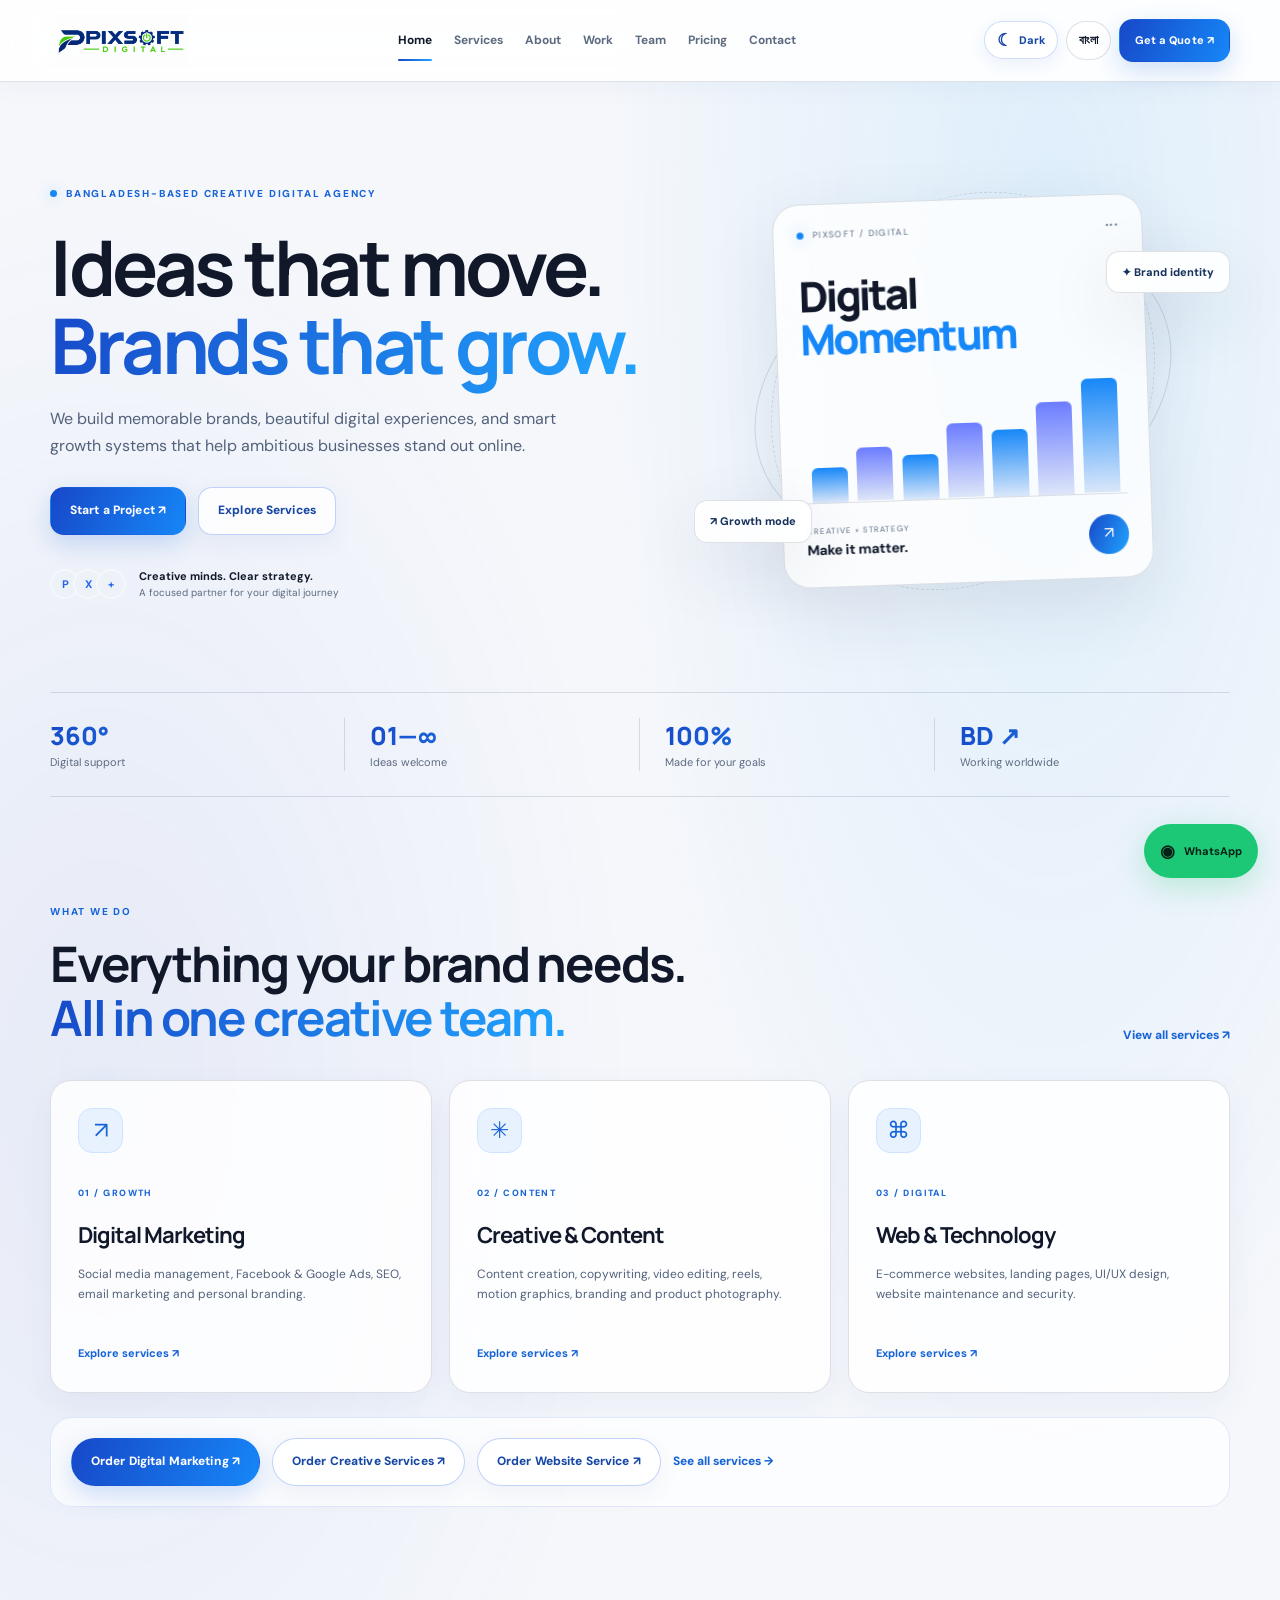
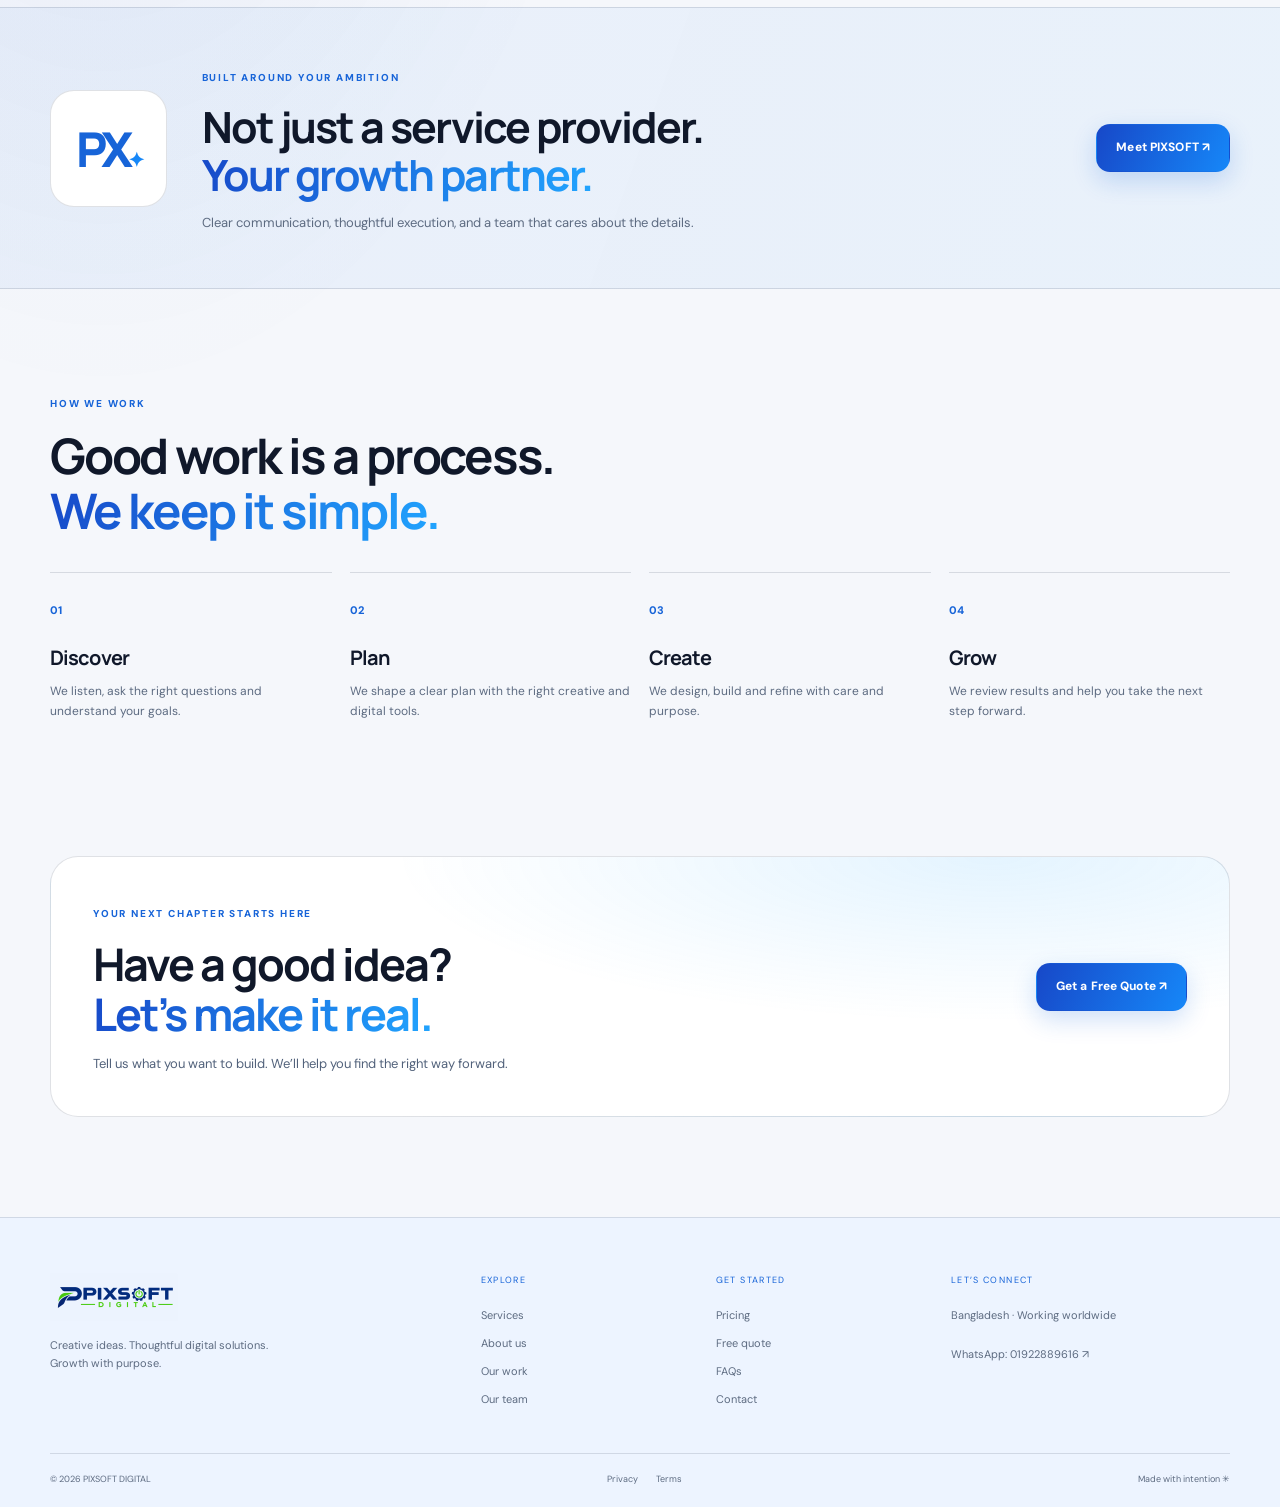
<file: index.html>
<!doctype html>
<html lang="en" data-theme="light"><head><meta charset="utf-8"><meta name="viewport" content="width=device-width, initial-scale=1"><meta name="theme-color" content="#f7faff"><meta name="description" content="PIXSOFT DIGITAL — creative, digital marketing and web solutions for growing brands."><title>Home | PIXSOFT DIGITAL</title><link rel="icon" href="assets/favicon.png"><link rel="stylesheet" href="style.css"></head>
<body><div class="cursor-glow" aria-hidden="true"></div><header class="site-header"><a class="brand" href="index.html" aria-label="PIXSOFT DIGITAL home"><img src="assets/logo.png" alt="PIXSOFT DIGITAL logo"></a><button class="mobile-menu" aria-label="Toggle menu">☰</button><nav class="main-nav"><a href="index.html" class="active">Home</a><a href="services.html" class="">Services</a><a href="about.html" class="">About</a><a href="portfolio.html" class="">Work</a><a href="team.html" class="">Team</a><a href="pricing.html" class="">Pricing</a><a href="contact.html" class="">Contact</a></nav><div class="header-tools"><button id="langToggle" class="tool-btn" aria-label="Change language">বাংলা</button><a class="btn btn-primary header-cta" href="quote.html">Get a Quote ↗</a></div></header>
<main>
<section class="hero section-wrap" id="home">
  <div class="hero-copy reveal">
    <span class="eyebrow"><i></i> Bangladesh-based creative digital agency</span>
    <h1 data-en="Ideas that move.<br><span>Brands that grow.</span>" data-bn="আইডিয়া বদলাবে।<br><span>ব্র্যান্ড এগিয়ে যাবে।</span>">Ideas that move.<br><span>Brands that grow.</span></h1>
    <p data-en="We build memorable brands, beautiful digital experiences, and smart growth systems that help ambitious businesses stand out online." data-bn="আমরা তৈরি করি স্মরণীয় ব্র্যান্ড, সুন্দর ডিজিটাল অভিজ্ঞতা এবং স্মার্ট গ্রোথ সিস্টেম—যা আপনার ব্যবসাকে অনলাইনে আলাদা পরিচিতি দেয়।">We build memorable brands, beautiful digital experiences, and smart growth systems that help ambitious businesses stand out online.</p>
    <div class="hero-actions"><a class="btn btn-primary magnetic" href="quote.html" data-en="Start a Project ↗" data-bn="প্রজেক্ট শুরু করুন ↗">Start a Project ↗</a><a class="btn btn-glass magnetic" href="services.html" data-en="Explore Services" data-bn="সার্ভিস দেখুন">Explore Services</a></div>
    <div class="trust-row"><div class="avatar-stack"><b>P</b><b>X</b><b>+</b></div><div><strong data-en="Creative minds. Clear strategy." data-bn="সৃজনশীল ভাবনা, পরিষ্কার কৌশল।">Creative minds. Clear strategy.</strong><small data-en="A focused partner for your digital journey" data-bn="আপনার ডিজিটাল যাত্রার নির্ভরযোগ্য সঙ্গী">A focused partner for your digital journey</small></div></div>
  </div>
  <div class="hero-art reveal"><div class="orbit orbit-one"></div><div class="orbit orbit-two"></div><div class="hero-panel glass-card"><div class="panel-top"><span class="live-dot"></span><span>PIXSOFT / DIGITAL</span><span class="panel-menu">•••</span></div><div class="growth-title">Digital<br><em>Momentum</em></div><div class="growth-chart"><span style="height:28%"></span><span style="height:43%"></span><span style="height:36%"></span><span style="height:60%"></span><span style="height:54%"></span><span style="height:75%"></span><span style="height:92%"></span></div><div class="panel-bottom"><div><small>CREATIVE × STRATEGY</small><strong>Make it matter.</strong></div><div class="round-arrow">↗</div></div></div><div class="float-chip chip-one">✦ Brand identity</div><div class="float-chip chip-two">↗ Growth mode</div></div>
</section>
<section class="stats section-wrap reveal"><div><strong>360°</strong><span data-en="Digital support" data-bn="সম্পূর্ণ ডিজিটাল সাপোর্ট">Digital support</span></div><div><strong>01—∞</strong><span data-en="Ideas welcome" data-bn="আইডিয়ার কোনো সীমা নেই">Ideas welcome</span></div><div><strong>100%</strong><span data-en="Made for your goals" data-bn="আপনার লক্ষ্য অনুযায়ী">Made for your goals</span></div><div><strong>BD ↗</strong><span data-en="Working worldwide" data-bn="বিশ্বজুড়ে কাজের প্রস্তুতি">Working worldwide</span></div></section>
<section class="section-wrap section-space" id="services"><div class="section-heading reveal"><div><span class="eyebrow">WHAT WE DO</span><h2 data-en="Everything your brand needs.<br><span>All in one creative team.</span>" data-bn="আপনার ব্র্যান্ডের যা প্রয়োজন।<br><span>এক টিমেই সব সমাধান।</span>">Everything your brand needs.<br><span>All in one creative team.</span></h2></div><a class="text-link" href="services.html" data-en="View all services ↗" data-bn="সব সার্ভিস দেখুন ↗">View all services ↗</a></div>
<div class="service-grid">
<a class="service-card reveal" href="services.html#marketing"><div class="service-icon">↗</div><span class="card-index">01 / GROWTH</span><h3>Digital Marketing</h3><p>Social media management, Facebook & Google Ads, SEO, email marketing and personal branding.</p><span class="card-link">Explore services ↗</span></a>
<a class="service-card reveal" href="services.html#creative"><div class="service-icon">✳</div><span class="card-index">02 / CONTENT</span><h3>Creative & Content</h3><p>Content creation, copywriting, video editing, reels, motion graphics, branding and product photography.</p><span class="card-link">Explore services ↗</span></a>
<a class="service-card reveal" href="services.html#web"><div class="service-icon">⌘</div><span class="card-index">03 / DIGITAL</span><h3>Web & Technology</h3><p>E-commerce websites, landing pages, UI/UX design, website maintenance and security.</p><span class="card-link">Explore services ↗</span></a>
</div>
<div class="home-service-actions reveal" aria-label="Quick service actions">
  <a class="btn btn-primary magnetic" href="quote.html?service=Digital%20Marketing">Order Digital Marketing ↗</a>
  <a class="btn btn-glass magnetic" href="quote.html?service=Creative%20%26%20Content">Order Creative Services ↗</a>
  <a class="btn btn-glass magnetic" href="quote.html?service=Web%20%26%20Technology">Order Website Service ↗</a>
  <a class="text-link" href="services.html">See all services →</a>
</div></section>
<section class="feature-band"><div class="section-wrap feature-inner"><div class="feature-symbol">PX<span>✦</span></div><div><span class="eyebrow">BUILT AROUND YOUR AMBITION</span><h2 data-en="Not just a service provider.<br><span>Your growth partner.</span>" data-bn="শুধু সার্ভিস নয়।<br><span>আপনার গ্রোথ পার্টনার।</span>">Not just a service provider.<br><span>Your growth partner.</span></h2><p data-en="Clear communication, thoughtful execution, and a team that cares about the details." data-bn="স্বচ্ছ যোগাযোগ, যত্নশীল কাজ এবং প্রতিটি খুঁটিনাটিতে মনোযোগী একটি টিম।">Clear communication, thoughtful execution, and a team that cares about the details.</p></div><a class="btn btn-primary magnetic" href="about.html" data-en="Meet PIXSOFT ↗" data-bn="PIXSOFT সম্পর্কে ↗">Meet PIXSOFT ↗</a></div></section>
<section class="section-wrap section-space"><div class="section-heading reveal"><div><span class="eyebrow">HOW WE WORK</span><h2 data-en="Good work is a process.<br><span>We keep it simple.</span>" data-bn="ভালো কাজের পেছনে থাকে পরিকল্পনা।<br><span>আমরা রাখি সহজ।</span>">Good work is a process.<br><span>We keep it simple.</span></h2></div></div><div class="process-grid"><div class="process-step reveal"><span>01</span><h3>Discover</h3><p>We listen, ask the right questions and understand your goals.</p></div><div class="process-step reveal"><span>02</span><h3>Plan</h3><p>We shape a clear plan with the right creative and digital tools.</p></div><div class="process-step reveal"><span>03</span><h3>Create</h3><p>We design, build and refine with care and purpose.</p></div><div class="process-step reveal"><span>04</span><h3>Grow</h3><p>We review results and help you take the next step forward.</p></div></div></section>
<section class="section-wrap cta-section reveal"><div><span class="eyebrow">YOUR NEXT CHAPTER STARTS HERE</span><h2 data-en="Have a good idea?<br><span>Let’s make it real.</span>" data-bn="দারুণ কোনো আইডিয়া আছে?<br><span>চলুন বাস্তব করি।</span>">Have a good idea?<br><span>Let’s make it real.</span></h2><p>Tell us what you want to build. We’ll help you find the right way forward.</p></div><a class="btn btn-primary magnetic" href="quote.html">Get a Free Quote ↗</a></section>
</main>
<footer class="site-footer"><div class="footer-main section-wrap"><div class="footer-brand"><a class="brand footer-logo" href="index.html" aria-label="PIXSOFT DIGITAL home"><img src="assets/logo.png" alt="PIXSOFT DIGITAL logo"></a><p>Creative ideas. Thoughtful digital solutions. Growth with purpose.</p></div><div><small>EXPLORE</small><a href="services.html">Services</a><a href="about.html">About us</a><a href="portfolio.html">Our work</a><a href="team.html">Our team</a></div><div><small>GET STARTED</small><a href="pricing.html">Pricing</a><a href="quote.html">Free quote</a><a href="faq.html">FAQs</a><a href="contact.html">Contact</a></div><div><small>LET’S CONNECT</small><p>Bangladesh · Working worldwide</p><a target="_blank" rel="noopener" href="https://wa.me/8801922889616">WhatsApp: 01922889616 ↗</a></div></div><div class="footer-bottom section-wrap"><span>© <span id="year"></span> PIXSOFT DIGITAL</span><div><a href="privacy-policy.html">Privacy</a><a href="terms.html">Terms</a></div><span>Made with intention ✳</span></div></footer><a class="whatsapp-float" href="https://wa.me/8801922889616?text=Hello%20PIXSOFT%20DIGITAL" target="_blank" rel="noopener" aria-label="Chat on WhatsApp"><span>◉</span><b>WhatsApp</b></a><script src="script.js"></script></body></html>
</file>
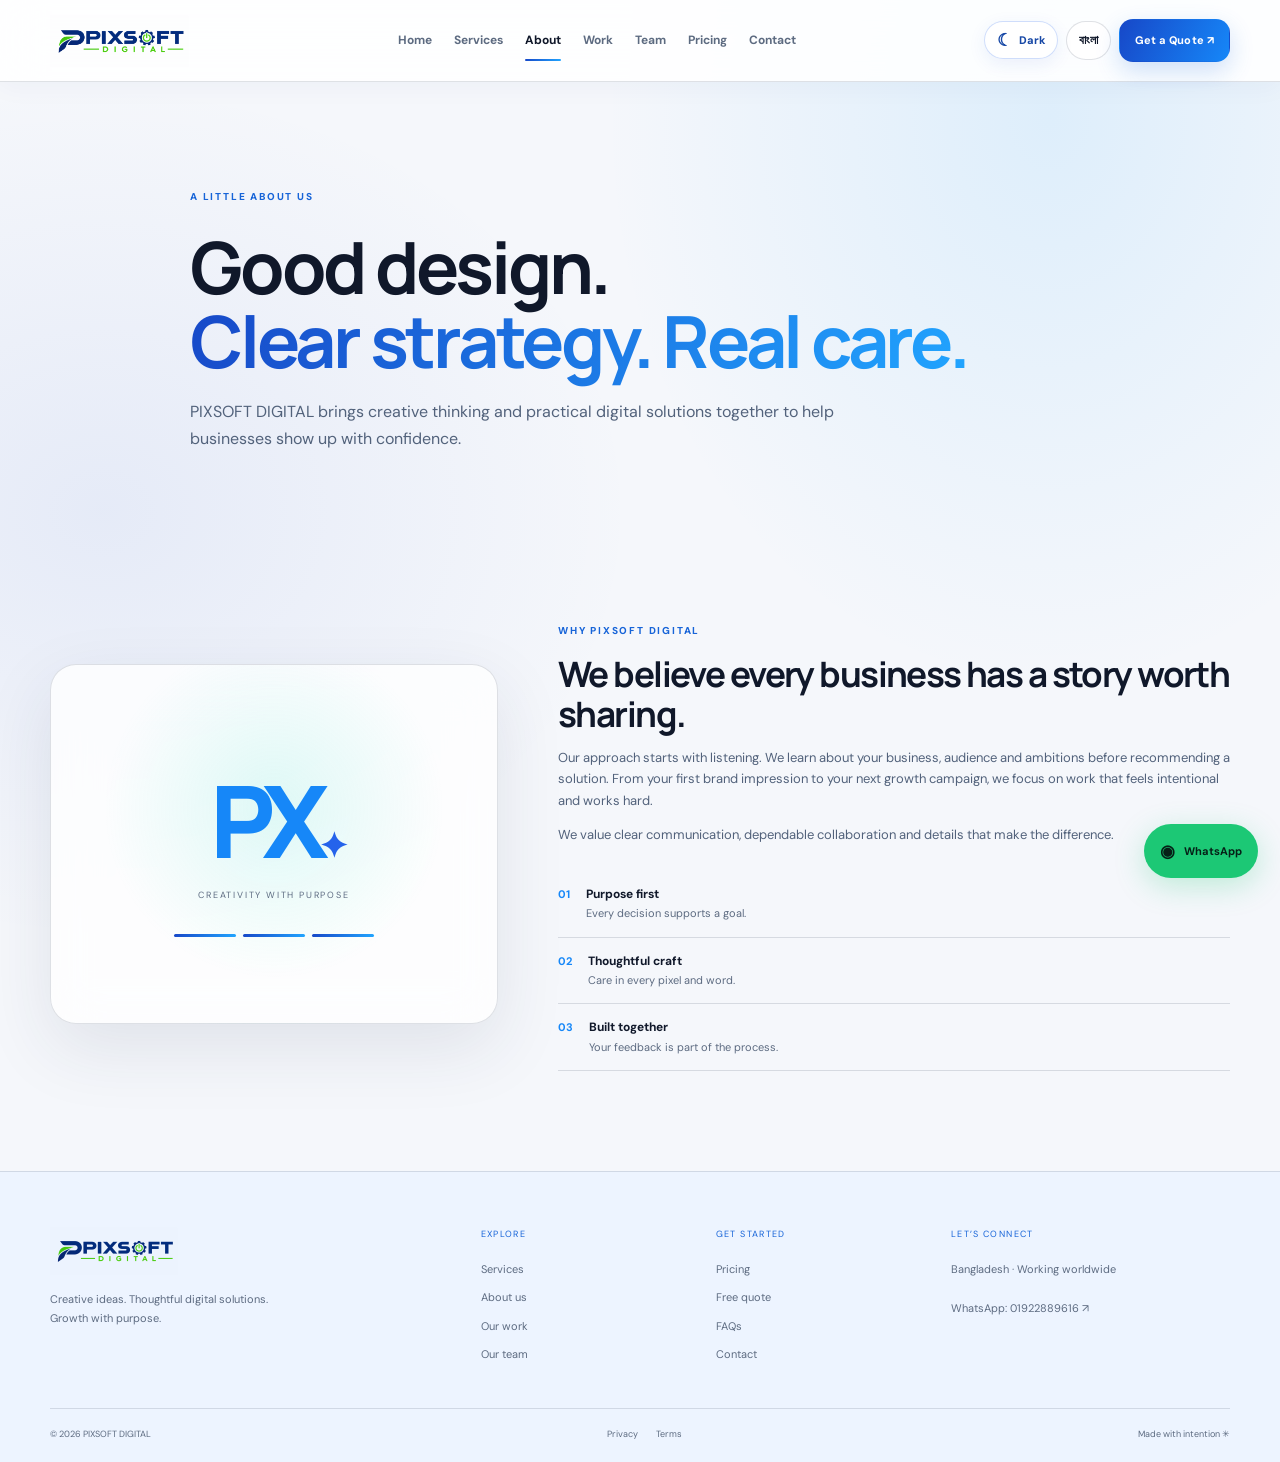
<file: about.html>
<!doctype html>
<html lang="en" data-theme="light"><head><meta charset="utf-8"><meta name="viewport" content="width=device-width, initial-scale=1"><meta name="theme-color" content="#f7faff"><meta name="description" content="PIXSOFT DIGITAL — creative, digital marketing and web solutions for growing brands."><title>About Us | PIXSOFT DIGITAL</title><link rel="icon" href="assets/favicon.png"><link rel="stylesheet" href="style.css"></head>
<body><div class="cursor-glow" aria-hidden="true"></div><header class="site-header"><a class="brand" href="index.html" aria-label="PIXSOFT DIGITAL home"><img src="assets/logo.png" alt="PIXSOFT DIGITAL logo"></a><button class="mobile-menu" aria-label="Toggle menu">☰</button><nav class="main-nav"><a href="index.html" class="">Home</a><a href="services.html" class="">Services</a><a href="about.html" class="active">About</a><a href="portfolio.html" class="">Work</a><a href="team.html" class="">Team</a><a href="pricing.html" class="">Pricing</a><a href="contact.html" class="">Contact</a></nav><div class="header-tools"><button id="langToggle" class="tool-btn" aria-label="Change language">বাংলা</button><a class="btn btn-primary header-cta" href="quote.html">Get a Quote ↗</a></div></header>
<main>
<section class="page-hero section-wrap"><span class="eyebrow">A LITTLE ABOUT US</span><h1>Good design.<br><span>Clear strategy. Real care.</span></h1><p>PIXSOFT DIGITAL brings creative thinking and practical digital solutions together to help businesses show up with confidence.</p></section>
<section class="section-wrap about-layout section-space"><div class="about-visual glass-card reveal"><div class="about-mark">PX<span>✦</span></div><p>CREATIVITY WITH PURPOSE</p><div class="about-lines"><i></i><i></i><i></i></div></div><div class="about-copy reveal"><span class="eyebrow">WHY PIXSOFT DIGITAL</span><h2>We believe every business has a story worth sharing.</h2><p>Our approach starts with listening. We learn about your business, audience and ambitions before recommending a solution. From your first brand impression to your next growth campaign, we focus on work that feels intentional and works hard.</p><p>We value clear communication, dependable collaboration and details that make the difference.</p><div class="value-list"><div><b>01</b><span><strong>Purpose first</strong><small>Every decision supports a goal.</small></span></div><div><b>02</b><span><strong>Thoughtful craft</strong><small>Care in every pixel and word.</small></span></div><div><b>03</b><span><strong>Built together</strong><small>Your feedback is part of the process.</small></span></div></div></div></section>
</main>
<footer class="site-footer"><div class="footer-main section-wrap"><div class="footer-brand"><a class="brand footer-logo" href="index.html" aria-label="PIXSOFT DIGITAL home"><img src="assets/logo.png" alt="PIXSOFT DIGITAL logo"></a><p>Creative ideas. Thoughtful digital solutions. Growth with purpose.</p></div><div><small>EXPLORE</small><a href="services.html">Services</a><a href="about.html">About us</a><a href="portfolio.html">Our work</a><a href="team.html">Our team</a></div><div><small>GET STARTED</small><a href="pricing.html">Pricing</a><a href="quote.html">Free quote</a><a href="faq.html">FAQs</a><a href="contact.html">Contact</a></div><div><small>LET’S CONNECT</small><p>Bangladesh · Working worldwide</p><a target="_blank" rel="noopener" href="https://wa.me/8801922889616">WhatsApp: 01922889616 ↗</a></div></div><div class="footer-bottom section-wrap"><span>© <span id="year"></span> PIXSOFT DIGITAL</span><div><a href="privacy-policy.html">Privacy</a><a href="terms.html">Terms</a></div><span>Made with intention ✳</span></div></footer><a class="whatsapp-float" href="https://wa.me/8801922889616?text=Hello%20PIXSOFT%20DIGITAL" target="_blank" rel="noopener" aria-label="Chat on WhatsApp"><span>◉</span><b>WhatsApp</b></a><script src="script.js"></script></body></html>
</file>
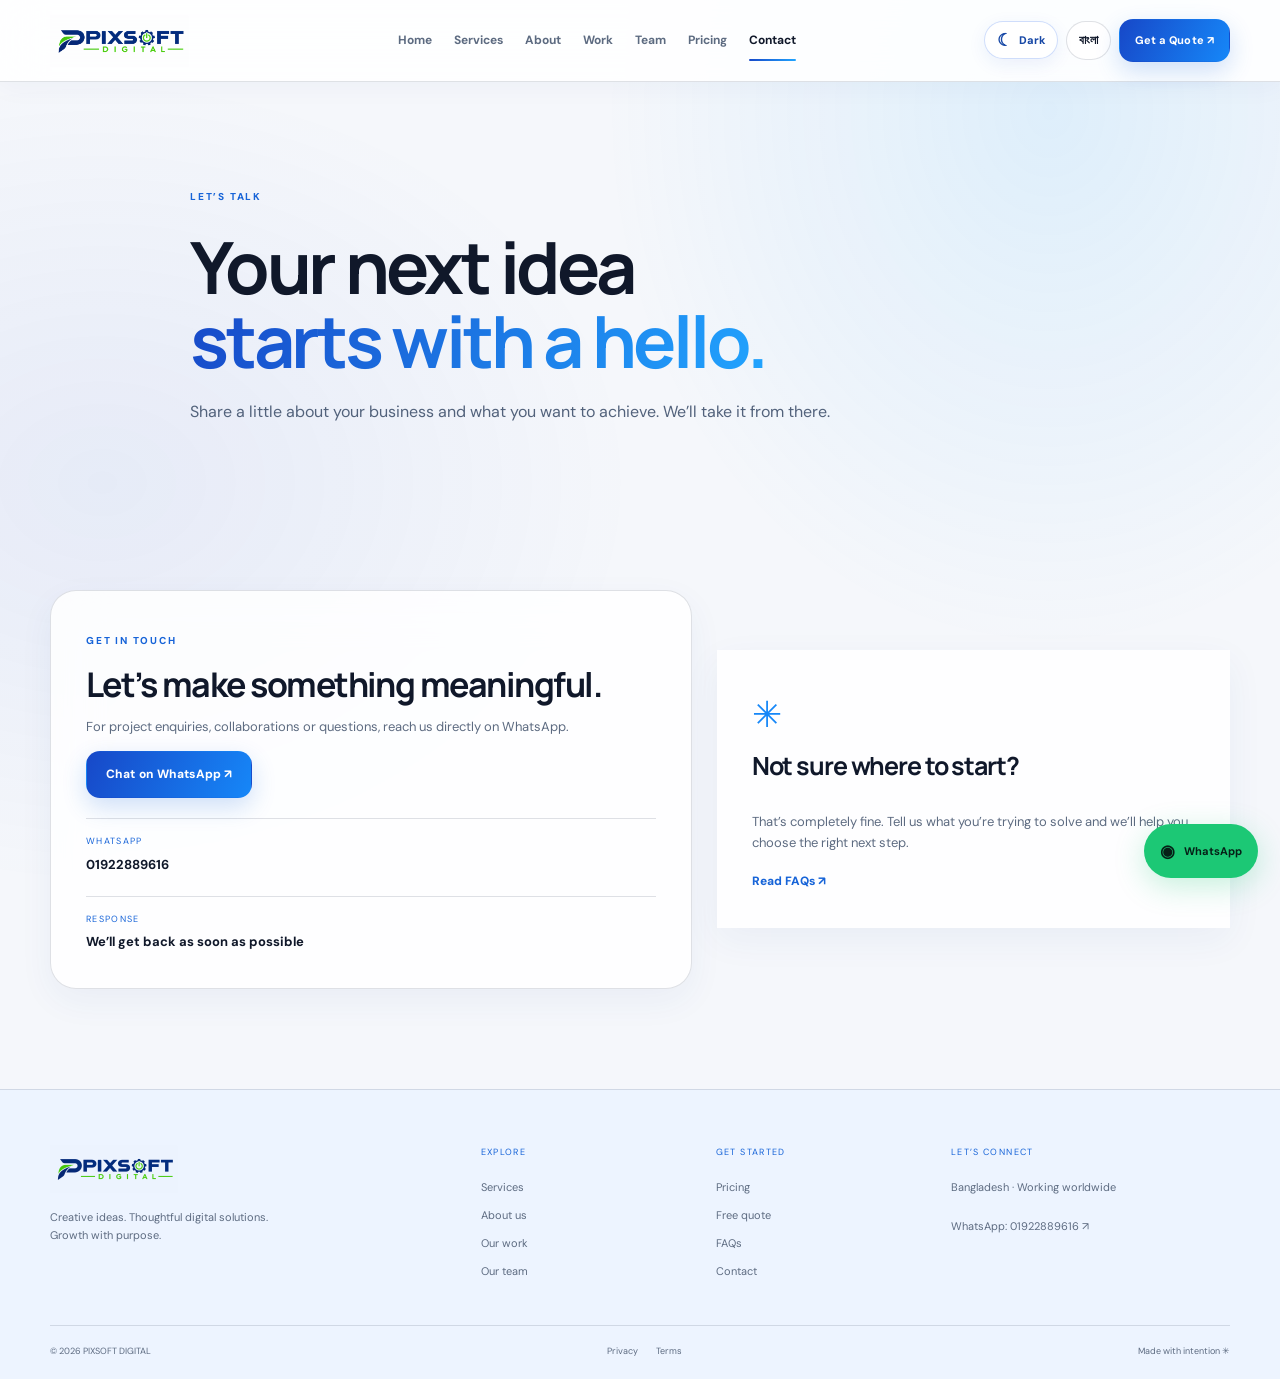
<file: contact.html>
<!doctype html>
<html lang="en" data-theme="light"><head><meta charset="utf-8"><meta name="viewport" content="width=device-width, initial-scale=1"><meta name="theme-color" content="#f7faff"><meta name="description" content="PIXSOFT DIGITAL — creative, digital marketing and web solutions for growing brands."><title>Contact | PIXSOFT DIGITAL</title><link rel="icon" href="assets/favicon.png"><link rel="stylesheet" href="style.css"></head>
<body><div class="cursor-glow" aria-hidden="true"></div><header class="site-header"><a class="brand" href="index.html" aria-label="PIXSOFT DIGITAL home"><img src="assets/logo.png" alt="PIXSOFT DIGITAL logo"></a><button class="mobile-menu" aria-label="Toggle menu">☰</button><nav class="main-nav"><a href="index.html" class="">Home</a><a href="services.html" class="">Services</a><a href="about.html" class="">About</a><a href="portfolio.html" class="">Work</a><a href="team.html" class="">Team</a><a href="pricing.html" class="">Pricing</a><a href="contact.html" class="active">Contact</a></nav><div class="header-tools"><button id="langToggle" class="tool-btn" aria-label="Change language">বাংলা</button><a class="btn btn-primary header-cta" href="quote.html">Get a Quote ↗</a></div></header>
<main>
<section class="page-hero section-wrap"><span class="eyebrow">LET’S TALK</span><h1>Your next idea<br><span>starts with a hello.</span></h1><p>Share a little about your business and what you want to achieve. We’ll take it from there.</p></section>
<section class="section-wrap contact-layout section-space"><div class="contact-card glass-card reveal"><span class="eyebrow">GET IN TOUCH</span><h2>Let’s make something meaningful.</h2><p>For project enquiries, collaborations or questions, reach us directly on WhatsApp.</p><a class="btn btn-primary" target="_blank" rel="noopener" href="https://wa.me/8801922889616?text=Hello%20PIXSOFT%20DIGITAL%2C%20I%20want%20to%20discuss%20a%20project.">Chat on WhatsApp ↗</a><div class="contact-detail"><small>WHATSAPP</small><strong>01922889616</strong></div><div class="contact-detail"><small>RESPONSE</small><strong>We’ll get back as soon as possible</strong></div></div><div class="contact-note reveal"><div class="note-symbol">✳</div><h3>Not sure where to start?</h3><p>That’s completely fine. Tell us what you’re trying to solve and we’ll help you choose the right next step.</p><a class="text-link" href="faq.html">Read FAQs ↗</a></div></section>
</main>
<footer class="site-footer"><div class="footer-main section-wrap"><div class="footer-brand"><a class="brand footer-logo" href="index.html" aria-label="PIXSOFT DIGITAL home"><img src="assets/logo.png" alt="PIXSOFT DIGITAL logo"></a><p>Creative ideas. Thoughtful digital solutions. Growth with purpose.</p></div><div><small>EXPLORE</small><a href="services.html">Services</a><a href="about.html">About us</a><a href="portfolio.html">Our work</a><a href="team.html">Our team</a></div><div><small>GET STARTED</small><a href="pricing.html">Pricing</a><a href="quote.html">Free quote</a><a href="faq.html">FAQs</a><a href="contact.html">Contact</a></div><div><small>LET’S CONNECT</small><p>Bangladesh · Working worldwide</p><a target="_blank" rel="noopener" href="https://wa.me/8801922889616">WhatsApp: 01922889616 ↗</a></div></div><div class="footer-bottom section-wrap"><span>© <span id="year"></span> PIXSOFT DIGITAL</span><div><a href="privacy-policy.html">Privacy</a><a href="terms.html">Terms</a></div><span>Made with intention ✳</span></div></footer><a class="whatsapp-float" href="https://wa.me/8801922889616?text=Hello%20PIXSOFT%20DIGITAL" target="_blank" rel="noopener" aria-label="Chat on WhatsApp"><span>◉</span><b>WhatsApp</b></a><script src="script.js"></script></body></html>
</file>
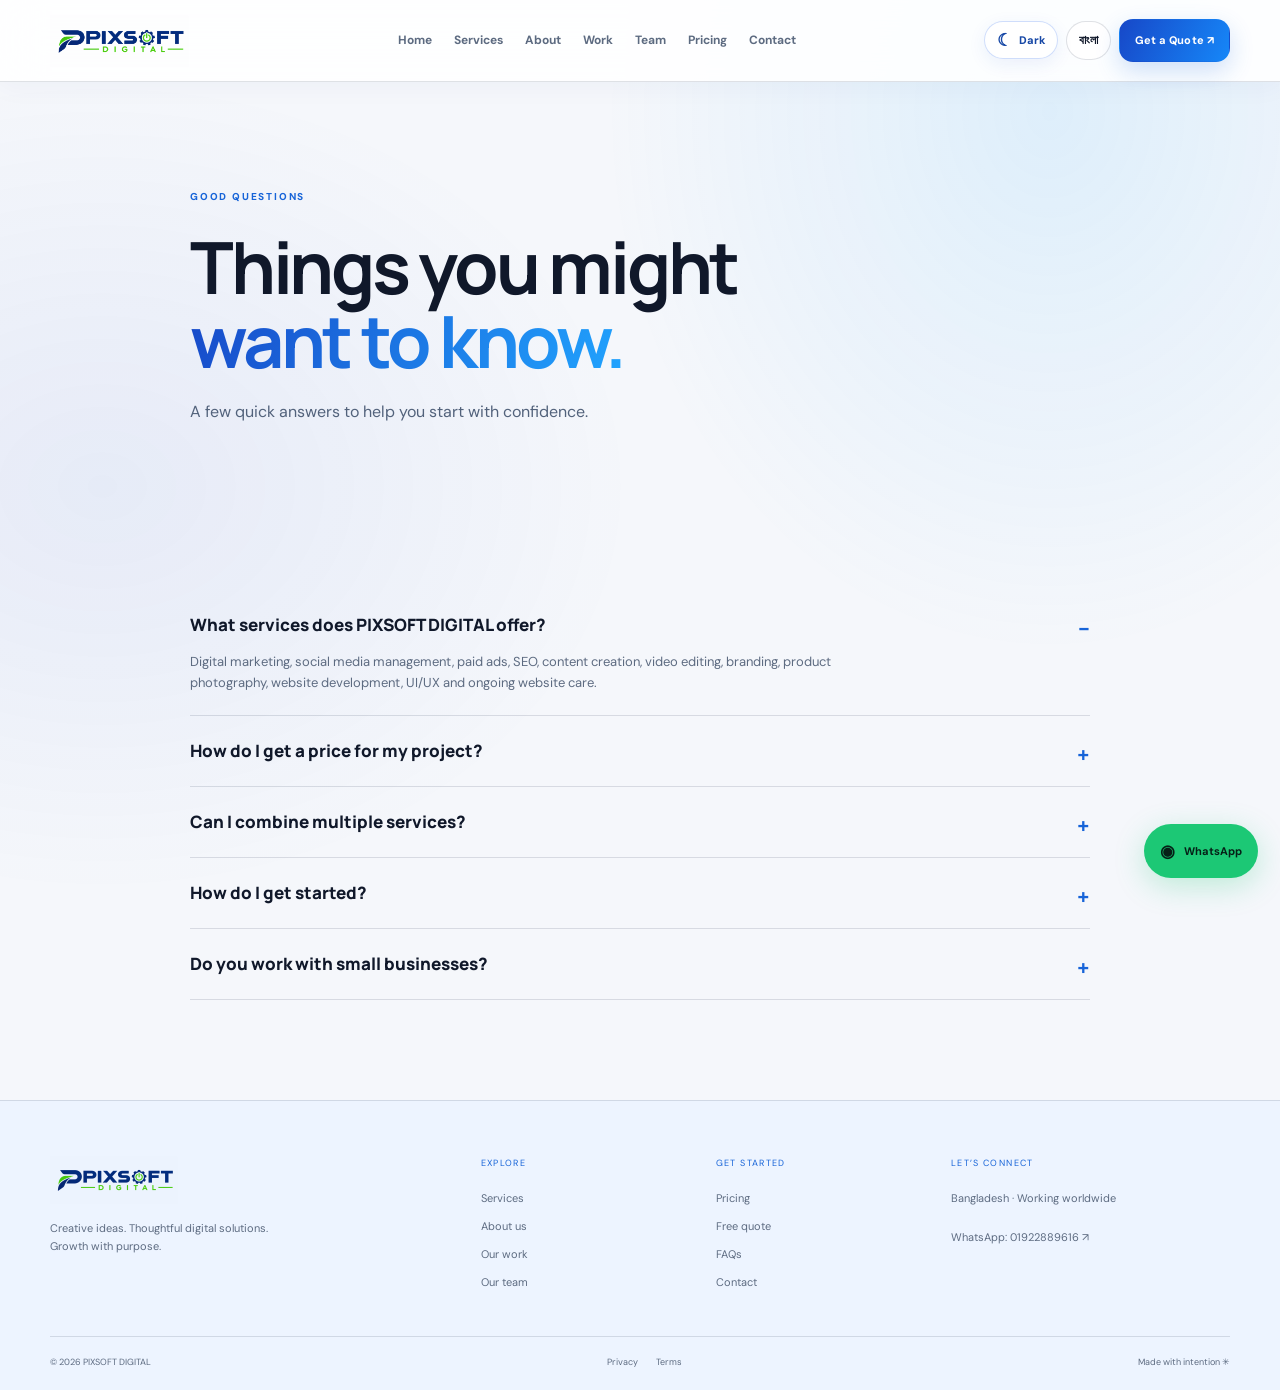
<file: faq.html>
<!doctype html>
<html lang="en" data-theme="light"><head><meta charset="utf-8"><meta name="viewport" content="width=device-width, initial-scale=1"><meta name="theme-color" content="#f7faff"><meta name="description" content="PIXSOFT DIGITAL — creative, digital marketing and web solutions for growing brands."><title>FAQ | PIXSOFT DIGITAL</title><link rel="icon" href="assets/favicon.png"><link rel="stylesheet" href="style.css"></head>
<body><div class="cursor-glow" aria-hidden="true"></div><header class="site-header"><a class="brand" href="index.html" aria-label="PIXSOFT DIGITAL home"><img src="assets/logo.png" alt="PIXSOFT DIGITAL logo"></a><button class="mobile-menu" aria-label="Toggle menu">☰</button><nav class="main-nav"><a href="index.html" class="">Home</a><a href="services.html" class="">Services</a><a href="about.html" class="">About</a><a href="portfolio.html" class="">Work</a><a href="team.html" class="">Team</a><a href="pricing.html" class="">Pricing</a><a href="contact.html" class="">Contact</a></nav><div class="header-tools"><button id="langToggle" class="tool-btn" aria-label="Change language">বাংলা</button><a class="btn btn-primary header-cta" href="quote.html">Get a Quote ↗</a></div></header>
<main>
<section class="page-hero section-wrap"><span class="eyebrow">GOOD QUESTIONS</span><h1>Things you might<br><span>want to know.</span></h1><p>A few quick answers to help you start with confidence.</p></section>
<section class="section-wrap section-space faq-list"><details open><summary>What services does PIXSOFT DIGITAL offer?</summary><p>Digital marketing, social media management, paid ads, SEO, content creation, video editing, branding, product photography, website development, UI/UX and ongoing website care.</p></details><details><summary>How do I get a price for my project?</summary><p>Send us a quote request with your service needs, budget and timeline. We’ll discuss the scope and prepare a suitable proposal.</p></details><details><summary>Can I combine multiple services?</summary><p>Yes. We can discuss a combined plan, such as website development with branding and social media support.</p></details><details><summary>How do I get started?</summary><p>Use the Free Quote page or contact us on WhatsApp. Share your goals and we’ll guide you through the next steps.</p></details><details><summary>Do you work with small businesses?</summary><p>We welcome conversations with businesses at different stages and can discuss a scope that fits your goals.</p></details></section>
</main>
<footer class="site-footer"><div class="footer-main section-wrap"><div class="footer-brand"><a class="brand footer-logo" href="index.html" aria-label="PIXSOFT DIGITAL home"><img src="assets/logo.png" alt="PIXSOFT DIGITAL logo"></a><p>Creative ideas. Thoughtful digital solutions. Growth with purpose.</p></div><div><small>EXPLORE</small><a href="services.html">Services</a><a href="about.html">About us</a><a href="portfolio.html">Our work</a><a href="team.html">Our team</a></div><div><small>GET STARTED</small><a href="pricing.html">Pricing</a><a href="quote.html">Free quote</a><a href="faq.html">FAQs</a><a href="contact.html">Contact</a></div><div><small>LET’S CONNECT</small><p>Bangladesh · Working worldwide</p><a target="_blank" rel="noopener" href="https://wa.me/8801922889616">WhatsApp: 01922889616 ↗</a></div></div><div class="footer-bottom section-wrap"><span>© <span id="year"></span> PIXSOFT DIGITAL</span><div><a href="privacy-policy.html">Privacy</a><a href="terms.html">Terms</a></div><span>Made with intention ✳</span></div></footer><a class="whatsapp-float" href="https://wa.me/8801922889616?text=Hello%20PIXSOFT%20DIGITAL" target="_blank" rel="noopener" aria-label="Chat on WhatsApp"><span>◉</span><b>WhatsApp</b></a><script src="script.js"></script></body></html>
</file>
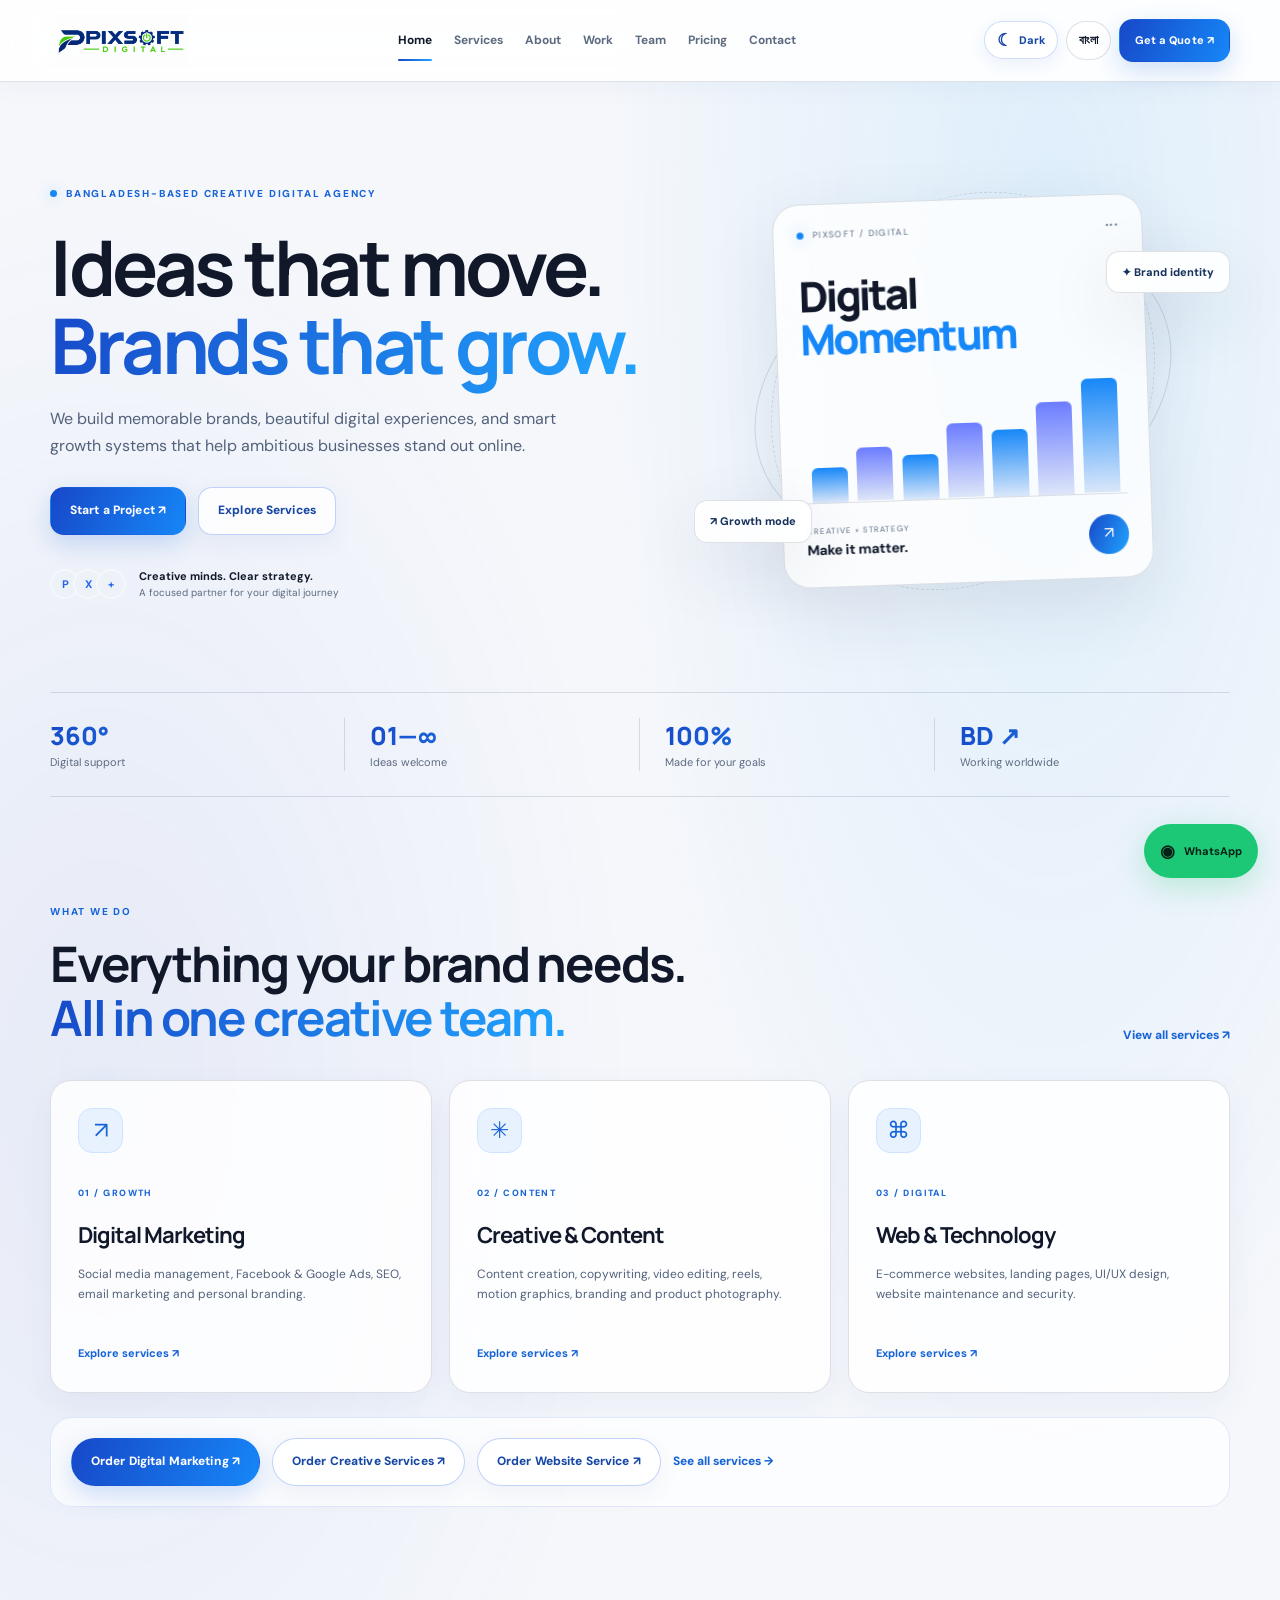
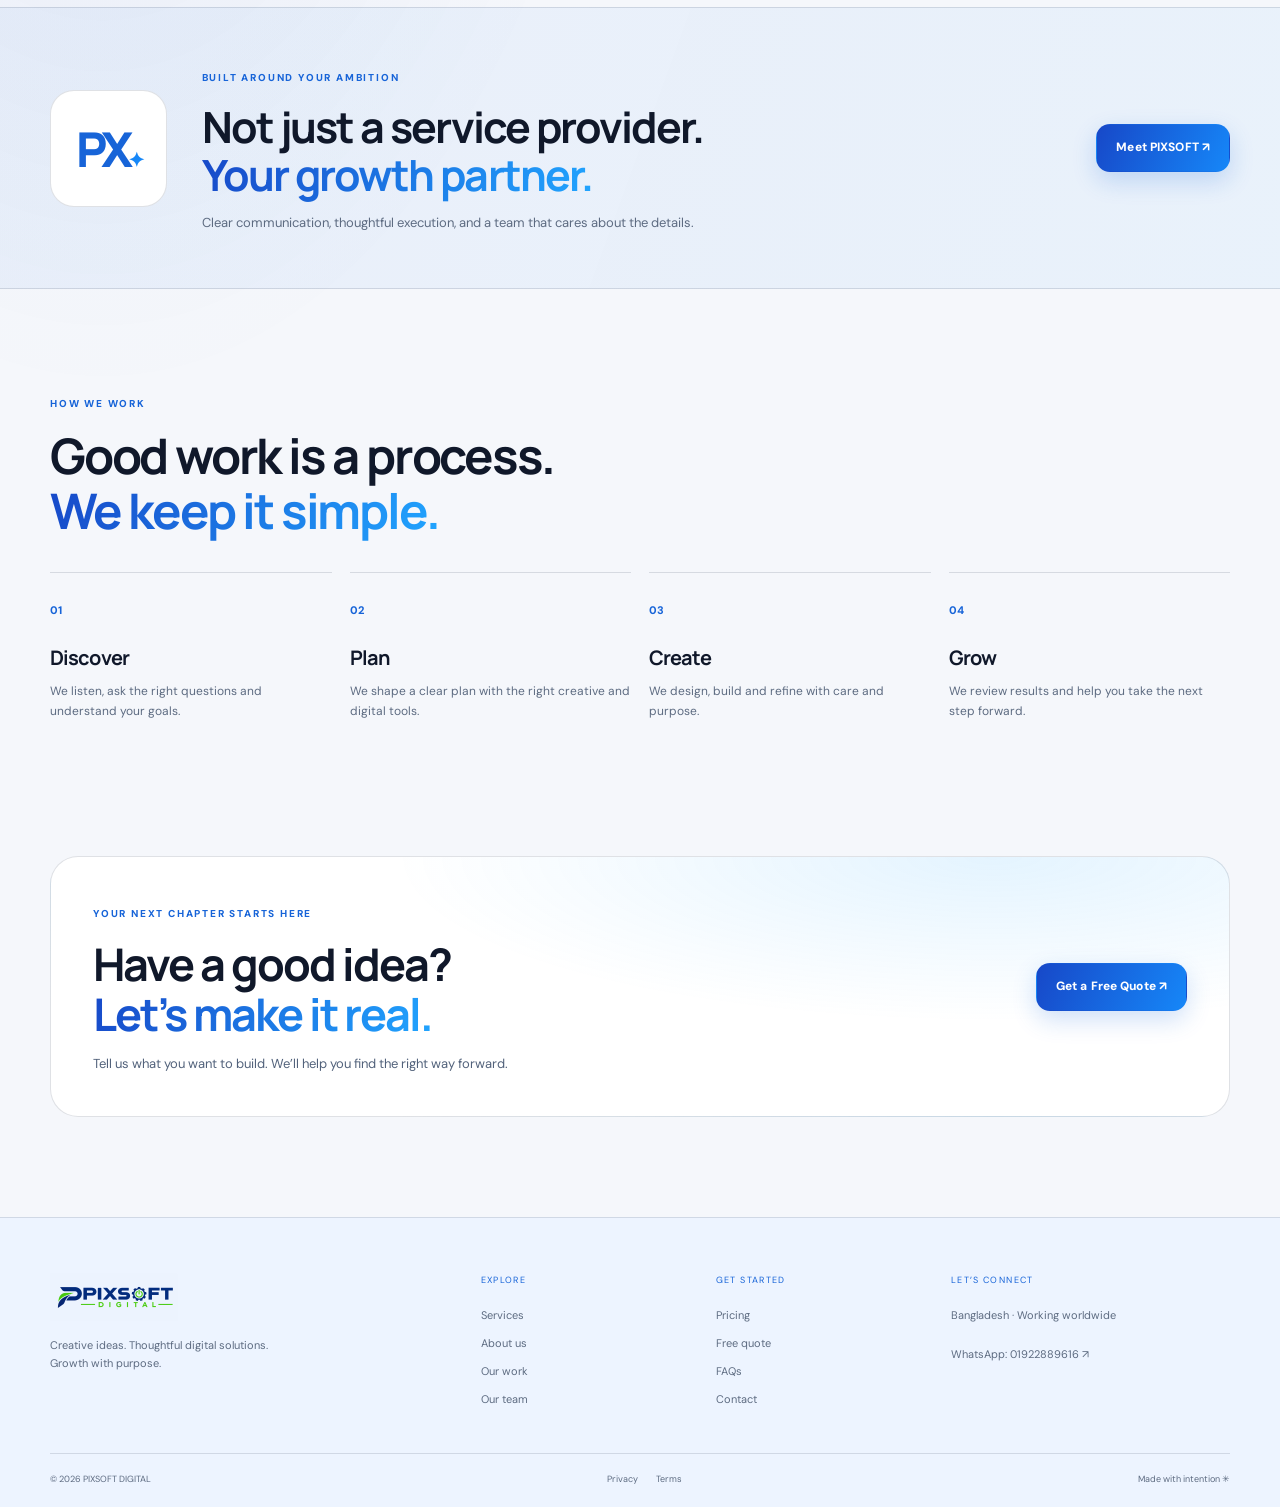
<file: index_verified.html>
<!doctype html>
<html lang="en" data-theme="light"><head><meta name="google-site-verification" content="wCerhoGXZCNU2TppHaE5zLwbLDW8FkVqlLCSDZjlYX8"><meta charset="utf-8"><meta name="viewport" content="width=device-width, initial-scale=1"><meta name="theme-color" content="#f7faff"><meta name="description" content="PIXSOFT DIGITAL — creative, digital marketing and web solutions for growing brands."><title>Home | PIXSOFT DIGITAL</title><link rel="icon" href="assets/favicon.png"><link rel="stylesheet" href="style.css"></head>
<body><div class="cursor-glow" aria-hidden="true"></div><header class="site-header"><a class="brand" href="index.html" aria-label="PIXSOFT DIGITAL home"><img src="assets/logo.png" alt="PIXSOFT DIGITAL logo"></a><button class="mobile-menu" aria-label="Toggle menu">☰</button><nav class="main-nav"><a href="index.html" class="active">Home</a><a href="services.html" class="">Services</a><a href="about.html" class="">About</a><a href="portfolio.html" class="">Work</a><a href="team.html" class="">Team</a><a href="pricing.html" class="">Pricing</a><a href="contact.html" class="">Contact</a></nav><div class="header-tools"><button id="langToggle" class="tool-btn" aria-label="Change language">বাংলা</button><a class="btn btn-primary header-cta" href="quote.html">Get a Quote ↗</a></div></header>
<main>
<section class="hero section-wrap" id="home">
  <div class="hero-copy reveal">
    <span class="eyebrow"><i></i> Bangladesh-based creative digital agency</span>
    <h1 data-en="Ideas that move.<br><span>Brands that grow.</span>" data-bn="আইডিয়া বদলাবে।<br><span>ব্র্যান্ড এগিয়ে যাবে।</span>">Ideas that move.<br><span>Brands that grow.</span></h1>
    <p data-en="We build memorable brands, beautiful digital experiences, and smart growth systems that help ambitious businesses stand out online." data-bn="আমরা তৈরি করি স্মরণীয় ব্র্যান্ড, সুন্দর ডিজিটাল অভিজ্ঞতা এবং স্মার্ট গ্রোথ সিস্টেম—যা আপনার ব্যবসাকে অনলাইনে আলাদা পরিচিতি দেয়।">We build memorable brands, beautiful digital experiences, and smart growth systems that help ambitious businesses stand out online.</p>
    <div class="hero-actions"><a class="btn btn-primary magnetic" href="quote.html" data-en="Start a Project ↗" data-bn="প্রজেক্ট শুরু করুন ↗">Start a Project ↗</a><a class="btn btn-glass magnetic" href="services.html" data-en="Explore Services" data-bn="সার্ভিস দেখুন">Explore Services</a></div>
    <div class="trust-row"><div class="avatar-stack"><b>P</b><b>X</b><b>+</b></div><div><strong data-en="Creative minds. Clear strategy." data-bn="সৃজনশীল ভাবনা, পরিষ্কার কৌশল।">Creative minds. Clear strategy.</strong><small data-en="A focused partner for your digital journey" data-bn="আপনার ডিজিটাল যাত্রার নির্ভরযোগ্য সঙ্গী">A focused partner for your digital journey</small></div></div>
  </div>
  <div class="hero-art reveal"><div class="orbit orbit-one"></div><div class="orbit orbit-two"></div><div class="hero-panel glass-card"><div class="panel-top"><span class="live-dot"></span><span>PIXSOFT / DIGITAL</span><span class="panel-menu">•••</span></div><div class="growth-title">Digital<br><em>Momentum</em></div><div class="growth-chart"><span style="height:28%"></span><span style="height:43%"></span><span style="height:36%"></span><span style="height:60%"></span><span style="height:54%"></span><span style="height:75%"></span><span style="height:92%"></span></div><div class="panel-bottom"><div><small>CREATIVE × STRATEGY</small><strong>Make it matter.</strong></div><div class="round-arrow">↗</div></div></div><div class="float-chip chip-one">✦ Brand identity</div><div class="float-chip chip-two">↗ Growth mode</div></div>
</section>
<section class="stats section-wrap reveal"><div><strong>360°</strong><span data-en="Digital support" data-bn="সম্পূর্ণ ডিজিটাল সাপোর্ট">Digital support</span></div><div><strong>01—∞</strong><span data-en="Ideas welcome" data-bn="আইডিয়ার কোনো সীমা নেই">Ideas welcome</span></div><div><strong>100%</strong><span data-en="Made for your goals" data-bn="আপনার লক্ষ্য অনুযায়ী">Made for your goals</span></div><div><strong>BD ↗</strong><span data-en="Working worldwide" data-bn="বিশ্বজুড়ে কাজের প্রস্তুতি">Working worldwide</span></div></section>
<section class="section-wrap section-space" id="services"><div class="section-heading reveal"><div><span class="eyebrow">WHAT WE DO</span><h2 data-en="Everything your brand needs.<br><span>All in one creative team.</span>" data-bn="আপনার ব্র্যান্ডের যা প্রয়োজন।<br><span>এক টিমেই সব সমাধান।</span>">Everything your brand needs.<br><span>All in one creative team.</span></h2></div><a class="text-link" href="services.html" data-en="View all services ↗" data-bn="সব সার্ভিস দেখুন ↗">View all services ↗</a></div>
<div class="service-grid">
<a class="service-card reveal" href="services.html#marketing"><div class="service-icon">↗</div><span class="card-index">01 / GROWTH</span><h3>Digital Marketing</h3><p>Social media management, Facebook & Google Ads, SEO, email marketing and personal branding.</p><span class="card-link">Explore services ↗</span></a>
<a class="service-card reveal" href="services.html#creative"><div class="service-icon">✳</div><span class="card-index">02 / CONTENT</span><h3>Creative & Content</h3><p>Content creation, copywriting, video editing, reels, motion graphics, branding and product photography.</p><span class="card-link">Explore services ↗</span></a>
<a class="service-card reveal" href="services.html#web"><div class="service-icon">⌘</div><span class="card-index">03 / DIGITAL</span><h3>Web & Technology</h3><p>E-commerce websites, landing pages, UI/UX design, website maintenance and security.</p><span class="card-link">Explore services ↗</span></a>
</div>
<div class="home-service-actions reveal" aria-label="Quick service actions">
  <a class="btn btn-primary magnetic" href="quote.html?service=Digital%20Marketing">Order Digital Marketing ↗</a>
  <a class="btn btn-glass magnetic" href="quote.html?service=Creative%20%26%20Content">Order Creative Services ↗</a>
  <a class="btn btn-glass magnetic" href="quote.html?service=Web%20%26%20Technology">Order Website Service ↗</a>
  <a class="text-link" href="services.html">See all services →</a>
</div></section>
<section class="feature-band"><div class="section-wrap feature-inner"><div class="feature-symbol">PX<span>✦</span></div><div><span class="eyebrow">BUILT AROUND YOUR AMBITION</span><h2 data-en="Not just a service provider.<br><span>Your growth partner.</span>" data-bn="শুধু সার্ভিস নয়।<br><span>আপনার গ্রোথ পার্টনার।</span>">Not just a service provider.<br><span>Your growth partner.</span></h2><p data-en="Clear communication, thoughtful execution, and a team that cares about the details." data-bn="স্বচ্ছ যোগাযোগ, যত্নশীল কাজ এবং প্রতিটি খুঁটিনাটিতে মনোযোগী একটি টিম।">Clear communication, thoughtful execution, and a team that cares about the details.</p></div><a class="btn btn-primary magnetic" href="about.html" data-en="Meet PIXSOFT ↗" data-bn="PIXSOFT সম্পর্কে ↗">Meet PIXSOFT ↗</a></div></section>
<section class="section-wrap section-space"><div class="section-heading reveal"><div><span class="eyebrow">HOW WE WORK</span><h2 data-en="Good work is a process.<br><span>We keep it simple.</span>" data-bn="ভালো কাজের পেছনে থাকে পরিকল্পনা।<br><span>আমরা রাখি সহজ।</span>">Good work is a process.<br><span>We keep it simple.</span></h2></div></div><div class="process-grid"><div class="process-step reveal"><span>01</span><h3>Discover</h3><p>We listen, ask the right questions and understand your goals.</p></div><div class="process-step reveal"><span>02</span><h3>Plan</h3><p>We shape a clear plan with the right creative and digital tools.</p></div><div class="process-step reveal"><span>03</span><h3>Create</h3><p>We design, build and refine with care and purpose.</p></div><div class="process-step reveal"><span>04</span><h3>Grow</h3><p>We review results and help you take the next step forward.</p></div></div></section>
<section class="section-wrap cta-section reveal"><div><span class="eyebrow">YOUR NEXT CHAPTER STARTS HERE</span><h2 data-en="Have a good idea?<br><span>Let’s make it real.</span>" data-bn="দারুণ কোনো আইডিয়া আছে?<br><span>চলুন বাস্তব করি।</span>">Have a good idea?<br><span>Let’s make it real.</span></h2><p>Tell us what you want to build. We’ll help you find the right way forward.</p></div><a class="btn btn-primary magnetic" href="quote.html">Get a Free Quote ↗</a></section>
</main>
<footer class="site-footer"><div class="footer-main section-wrap"><div class="footer-brand"><a class="brand footer-logo" href="index.html" aria-label="PIXSOFT DIGITAL home"><img src="assets/logo.png" alt="PIXSOFT DIGITAL logo"></a><p>Creative ideas. Thoughtful digital solutions. Growth with purpose.</p></div><div><small>EXPLORE</small><a href="services.html">Services</a><a href="about.html">About us</a><a href="portfolio.html">Our work</a><a href="team.html">Our team</a></div><div><small>GET STARTED</small><a href="pricing.html">Pricing</a><a href="quote.html">Free quote</a><a href="faq.html">FAQs</a><a href="contact.html">Contact</a></div><div><small>LET’S CONNECT</small><p>Bangladesh · Working worldwide</p><a target="_blank" rel="noopener" href="https://wa.me/8801922889616">WhatsApp: 01922889616 ↗</a></div></div><div class="footer-bottom section-wrap"><span>© <span id="year"></span> PIXSOFT DIGITAL</span><div><a href="privacy-policy.html">Privacy</a><a href="terms.html">Terms</a></div><span>Made with intention ✳</span></div></footer><a class="whatsapp-float" href="https://wa.me/8801922889616?text=Hello%20PIXSOFT%20DIGITAL" target="_blank" rel="noopener" aria-label="Chat on WhatsApp"><span>◉</span><b>WhatsApp</b></a><script src="script.js"></script></body></html>
</file>
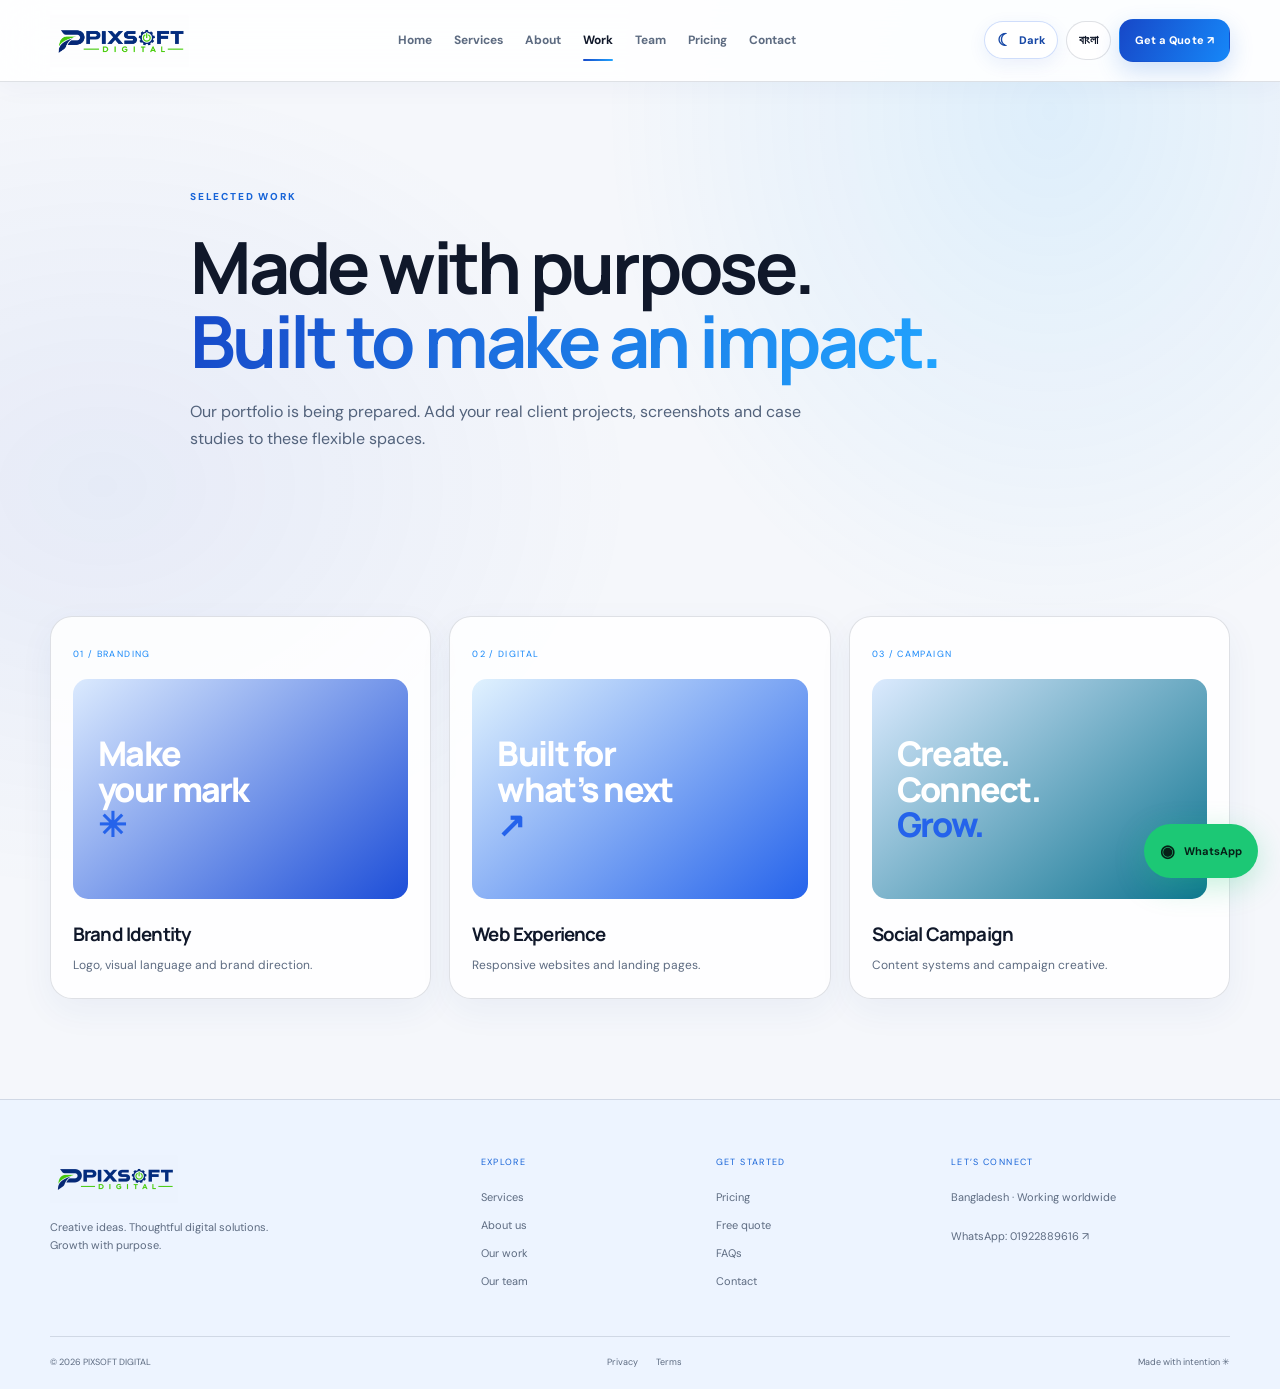
<file: portfolio.html>
<!doctype html>
<html lang="en" data-theme="light"><head><meta charset="utf-8"><meta name="viewport" content="width=device-width, initial-scale=1"><meta name="theme-color" content="#f7faff"><meta name="description" content="PIXSOFT DIGITAL — creative, digital marketing and web solutions for growing brands."><title>Portfolio | PIXSOFT DIGITAL</title><link rel="icon" href="assets/favicon.png"><link rel="stylesheet" href="style.css"></head>
<body><div class="cursor-glow" aria-hidden="true"></div><header class="site-header"><a class="brand" href="index.html" aria-label="PIXSOFT DIGITAL home"><img src="assets/logo.png" alt="PIXSOFT DIGITAL logo"></a><button class="mobile-menu" aria-label="Toggle menu">☰</button><nav class="main-nav"><a href="index.html" class="">Home</a><a href="services.html" class="">Services</a><a href="about.html" class="">About</a><a href="portfolio.html" class="active">Work</a><a href="team.html" class="">Team</a><a href="pricing.html" class="">Pricing</a><a href="contact.html" class="">Contact</a></nav><div class="header-tools"><button id="langToggle" class="tool-btn" aria-label="Change language">বাংলা</button><a class="btn btn-primary header-cta" href="quote.html">Get a Quote ↗</a></div></header>
<main>
<section class="page-hero section-wrap"><span class="eyebrow">SELECTED WORK</span><h1>Made with purpose.<br><span>Built to make an impact.</span></h1><p>Our portfolio is being prepared. Add your real client projects, screenshots and case studies to these flexible spaces.</p></section>
<section class="section-wrap section-space"><div class="portfolio-grid"><div class="work-card work-a reveal"><span>01 / BRANDING</span><div class="work-art">Make<br>your mark<span>✳</span></div><h3>Brand Identity</h3><p>Logo, visual language and brand direction.</p></div><div class="work-card work-b reveal"><span>02 / DIGITAL</span><div class="work-art">Built for<br>what’s next<span>↗</span></div><h3>Web Experience</h3><p>Responsive websites and landing pages.</p></div><div class="work-card work-c reveal"><span>03 / CAMPAIGN</span><div class="work-art">Create.<br>Connect.<span>Grow.</span></div><h3>Social Campaign</h3><p>Content systems and campaign creative.</p></div></div></section>
</main>
<footer class="site-footer"><div class="footer-main section-wrap"><div class="footer-brand"><a class="brand footer-logo" href="index.html" aria-label="PIXSOFT DIGITAL home"><img src="assets/logo.png" alt="PIXSOFT DIGITAL logo"></a><p>Creative ideas. Thoughtful digital solutions. Growth with purpose.</p></div><div><small>EXPLORE</small><a href="services.html">Services</a><a href="about.html">About us</a><a href="portfolio.html">Our work</a><a href="team.html">Our team</a></div><div><small>GET STARTED</small><a href="pricing.html">Pricing</a><a href="quote.html">Free quote</a><a href="faq.html">FAQs</a><a href="contact.html">Contact</a></div><div><small>LET’S CONNECT</small><p>Bangladesh · Working worldwide</p><a target="_blank" rel="noopener" href="https://wa.me/8801922889616">WhatsApp: 01922889616 ↗</a></div></div><div class="footer-bottom section-wrap"><span>© <span id="year"></span> PIXSOFT DIGITAL</span><div><a href="privacy-policy.html">Privacy</a><a href="terms.html">Terms</a></div><span>Made with intention ✳</span></div></footer><a class="whatsapp-float" href="https://wa.me/8801922889616?text=Hello%20PIXSOFT%20DIGITAL" target="_blank" rel="noopener" aria-label="Chat on WhatsApp"><span>◉</span><b>WhatsApp</b></a><script src="script.js"></script></body></html>
</file>
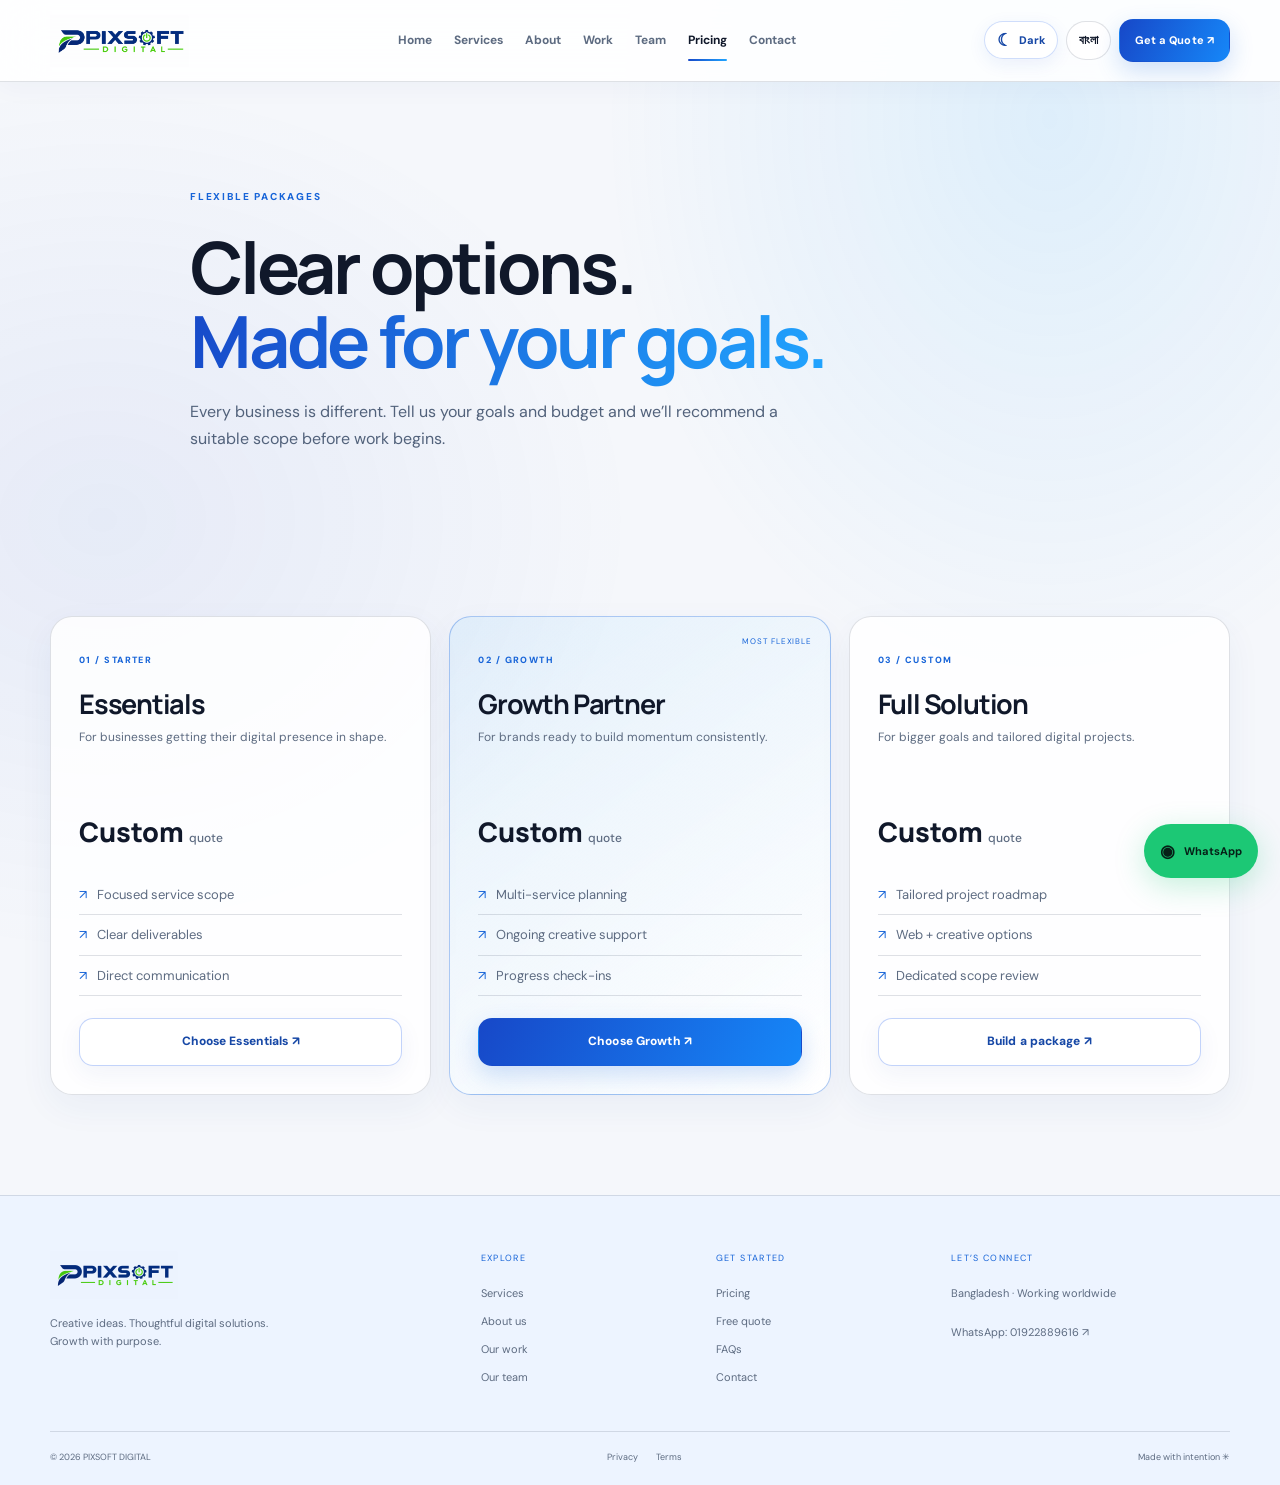
<file: pricing.html>
<!doctype html>
<html lang="en" data-theme="light"><head><meta charset="utf-8"><meta name="viewport" content="width=device-width, initial-scale=1"><meta name="theme-color" content="#f7faff"><meta name="description" content="PIXSOFT DIGITAL — creative, digital marketing and web solutions for growing brands."><title>Pricing | PIXSOFT DIGITAL</title><link rel="icon" href="assets/favicon.png"><link rel="stylesheet" href="style.css"></head>
<body><div class="cursor-glow" aria-hidden="true"></div><header class="site-header"><a class="brand" href="index.html" aria-label="PIXSOFT DIGITAL home"><img src="assets/logo.png" alt="PIXSOFT DIGITAL logo"></a><button class="mobile-menu" aria-label="Toggle menu">☰</button><nav class="main-nav"><a href="index.html" class="">Home</a><a href="services.html" class="">Services</a><a href="about.html" class="">About</a><a href="portfolio.html" class="">Work</a><a href="team.html" class="">Team</a><a href="pricing.html" class="active">Pricing</a><a href="contact.html" class="">Contact</a></nav><div class="header-tools"><button id="langToggle" class="tool-btn" aria-label="Change language">বাংলা</button><a class="btn btn-primary header-cta" href="quote.html">Get a Quote ↗</a></div></header>
<main>
<section class="page-hero section-wrap"><span class="eyebrow">FLEXIBLE PACKAGES</span><h1>Clear options.<br><span>Made for your goals.</span></h1><p>Every business is different. Tell us your goals and budget and we’ll recommend a suitable scope before work begins.</p></section>
<section class="section-wrap section-space"><div class="pricing-grid"><div class="price-card reveal"><span class="card-index">01 / STARTER</span><h2>Essentials</h2><p>For businesses getting their digital presence in shape.</p><div class="price">Custom <small>quote</small></div><ul><li>Focused service scope</li><li>Clear deliverables</li><li>Direct communication</li></ul><a class="btn btn-glass" href="quote.html">Choose Essentials ↗</a></div><div class="price-card featured reveal"><span class="popular">MOST FLEXIBLE</span><span class="card-index">02 / GROWTH</span><h2>Growth Partner</h2><p>For brands ready to build momentum consistently.</p><div class="price">Custom <small>quote</small></div><ul><li>Multi-service planning</li><li>Ongoing creative support</li><li>Progress check-ins</li></ul><a class="btn btn-primary" href="quote.html">Choose Growth ↗</a></div><div class="price-card reveal"><span class="card-index">03 / CUSTOM</span><h2>Full Solution</h2><p>For bigger goals and tailored digital projects.</p><div class="price">Custom <small>quote</small></div><ul><li>Tailored project roadmap</li><li>Web + creative options</li><li>Dedicated scope review</li></ul><a class="btn btn-glass" href="quote.html">Build a package ↗</a></div></div></section>
</main>
<footer class="site-footer"><div class="footer-main section-wrap"><div class="footer-brand"><a class="brand footer-logo" href="index.html" aria-label="PIXSOFT DIGITAL home"><img src="assets/logo.png" alt="PIXSOFT DIGITAL logo"></a><p>Creative ideas. Thoughtful digital solutions. Growth with purpose.</p></div><div><small>EXPLORE</small><a href="services.html">Services</a><a href="about.html">About us</a><a href="portfolio.html">Our work</a><a href="team.html">Our team</a></div><div><small>GET STARTED</small><a href="pricing.html">Pricing</a><a href="quote.html">Free quote</a><a href="faq.html">FAQs</a><a href="contact.html">Contact</a></div><div><small>LET’S CONNECT</small><p>Bangladesh · Working worldwide</p><a target="_blank" rel="noopener" href="https://wa.me/8801922889616">WhatsApp: 01922889616 ↗</a></div></div><div class="footer-bottom section-wrap"><span>© <span id="year"></span> PIXSOFT DIGITAL</span><div><a href="privacy-policy.html">Privacy</a><a href="terms.html">Terms</a></div><span>Made with intention ✳</span></div></footer><a class="whatsapp-float" href="https://wa.me/8801922889616?text=Hello%20PIXSOFT%20DIGITAL" target="_blank" rel="noopener" aria-label="Chat on WhatsApp"><span>◉</span><b>WhatsApp</b></a><script src="script.js"></script></body></html>
</file>
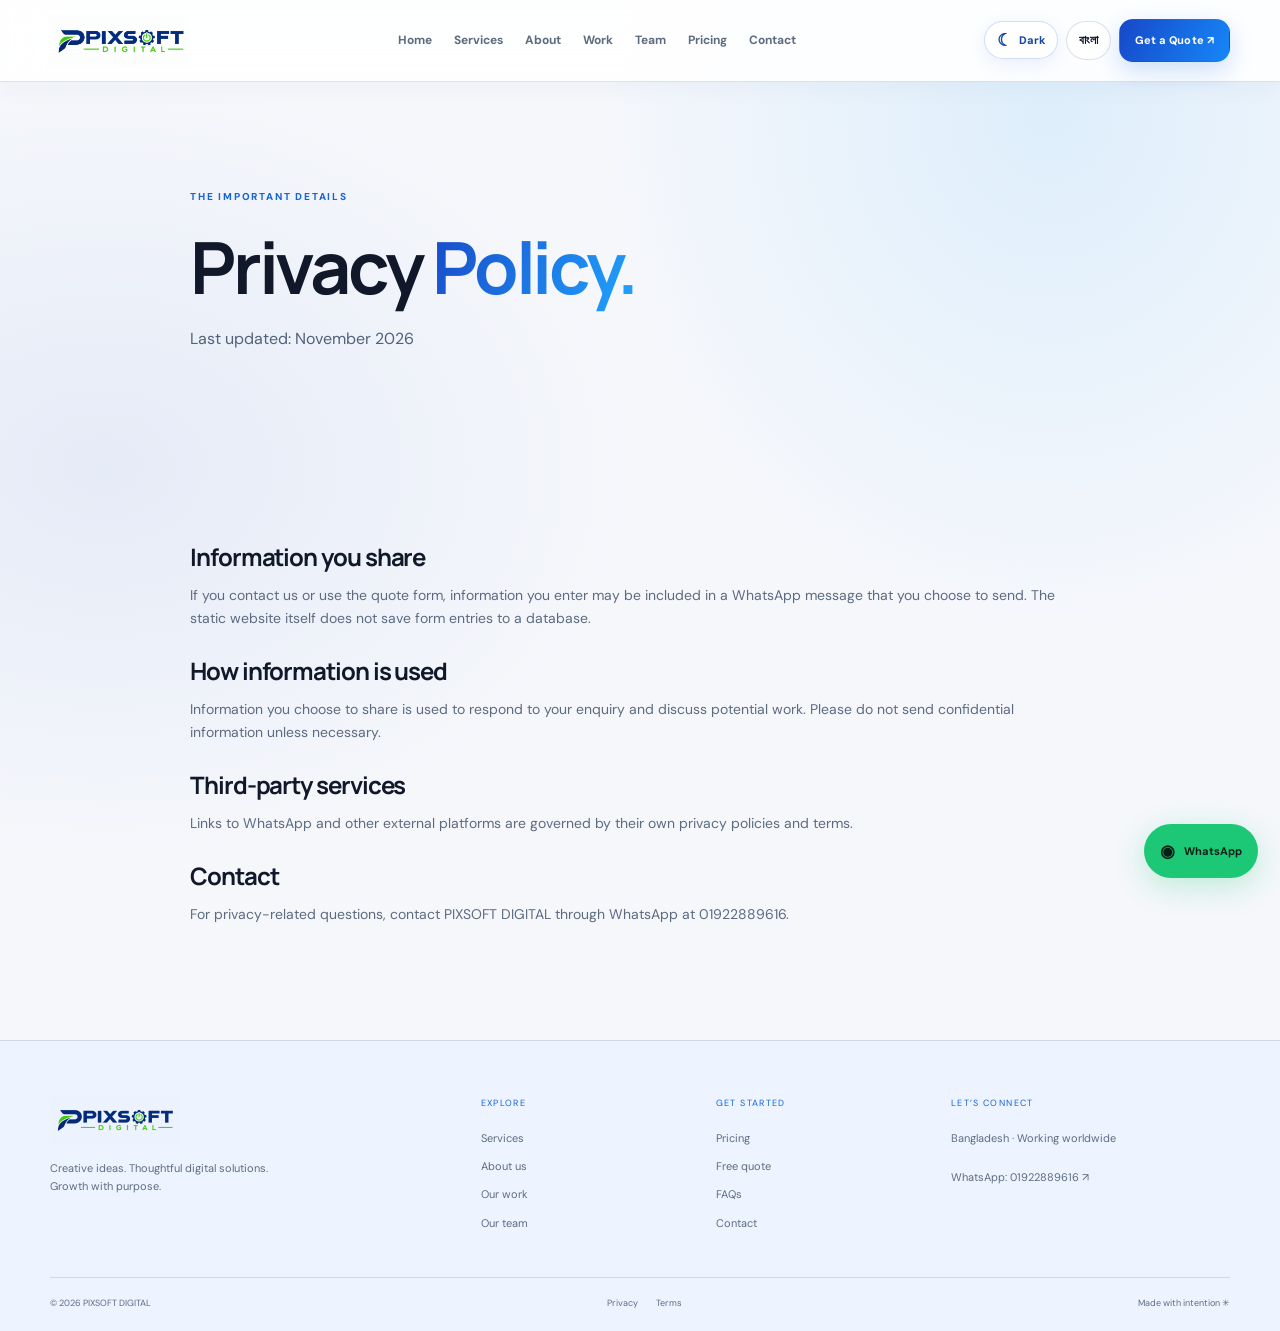
<file: privacy-policy.html>
<!doctype html>
<html lang="en" data-theme="light"><head><meta charset="utf-8"><meta name="viewport" content="width=device-width, initial-scale=1"><meta name="theme-color" content="#f7faff"><meta name="description" content="PIXSOFT DIGITAL — creative, digital marketing and web solutions for growing brands."><title>Privacy Policy | PIXSOFT DIGITAL</title><link rel="icon" href="assets/favicon.png"><link rel="stylesheet" href="style.css"></head>
<body><div class="cursor-glow" aria-hidden="true"></div><header class="site-header"><a class="brand" href="index.html" aria-label="PIXSOFT DIGITAL home"><img src="assets/logo.png" alt="PIXSOFT DIGITAL logo"></a><button class="mobile-menu" aria-label="Toggle menu">☰</button><nav class="main-nav"><a href="index.html" class="">Home</a><a href="services.html" class="">Services</a><a href="about.html" class="">About</a><a href="portfolio.html" class="">Work</a><a href="team.html" class="">Team</a><a href="pricing.html" class="">Pricing</a><a href="contact.html" class="">Contact</a></nav><div class="header-tools"><button id="langToggle" class="tool-btn" aria-label="Change language">বাংলা</button><a class="btn btn-primary header-cta" href="quote.html">Get a Quote ↗</a></div></header>
<main>
<section class="page-hero section-wrap"><span class="eyebrow">THE IMPORTANT DETAILS</span><h1>Privacy <span>Policy.</span></h1><p>Last updated: November 2026</p></section><section class="section-wrap legal-copy section-space"><h2>Information you share</h2><p>If you contact us or use the quote form, information you enter may be included in a WhatsApp message that you choose to send. The static website itself does not save form entries to a database.</p><h2>How information is used</h2><p>Information you choose to share is used to respond to your enquiry and discuss potential work. Please do not send confidential information unless necessary.</p><h2>Third-party services</h2><p>Links to WhatsApp and other external platforms are governed by their own privacy policies and terms.</p><h2>Contact</h2><p>For privacy-related questions, contact PIXSOFT DIGITAL through WhatsApp at 01922889616.</p></section>
</main>
<footer class="site-footer"><div class="footer-main section-wrap"><div class="footer-brand"><a class="brand footer-logo" href="index.html" aria-label="PIXSOFT DIGITAL home"><img src="assets/logo.png" alt="PIXSOFT DIGITAL logo"></a><p>Creative ideas. Thoughtful digital solutions. Growth with purpose.</p></div><div><small>EXPLORE</small><a href="services.html">Services</a><a href="about.html">About us</a><a href="portfolio.html">Our work</a><a href="team.html">Our team</a></div><div><small>GET STARTED</small><a href="pricing.html">Pricing</a><a href="quote.html">Free quote</a><a href="faq.html">FAQs</a><a href="contact.html">Contact</a></div><div><small>LET’S CONNECT</small><p>Bangladesh · Working worldwide</p><a target="_blank" rel="noopener" href="https://wa.me/8801922889616">WhatsApp: 01922889616 ↗</a></div></div><div class="footer-bottom section-wrap"><span>© <span id="year"></span> PIXSOFT DIGITAL</span><div><a href="privacy-policy.html">Privacy</a><a href="terms.html">Terms</a></div><span>Made with intention ✳</span></div></footer><a class="whatsapp-float" href="https://wa.me/8801922889616?text=Hello%20PIXSOFT%20DIGITAL" target="_blank" rel="noopener" aria-label="Chat on WhatsApp"><span>◉</span><b>WhatsApp</b></a><script src="script.js"></script></body></html>
</file>
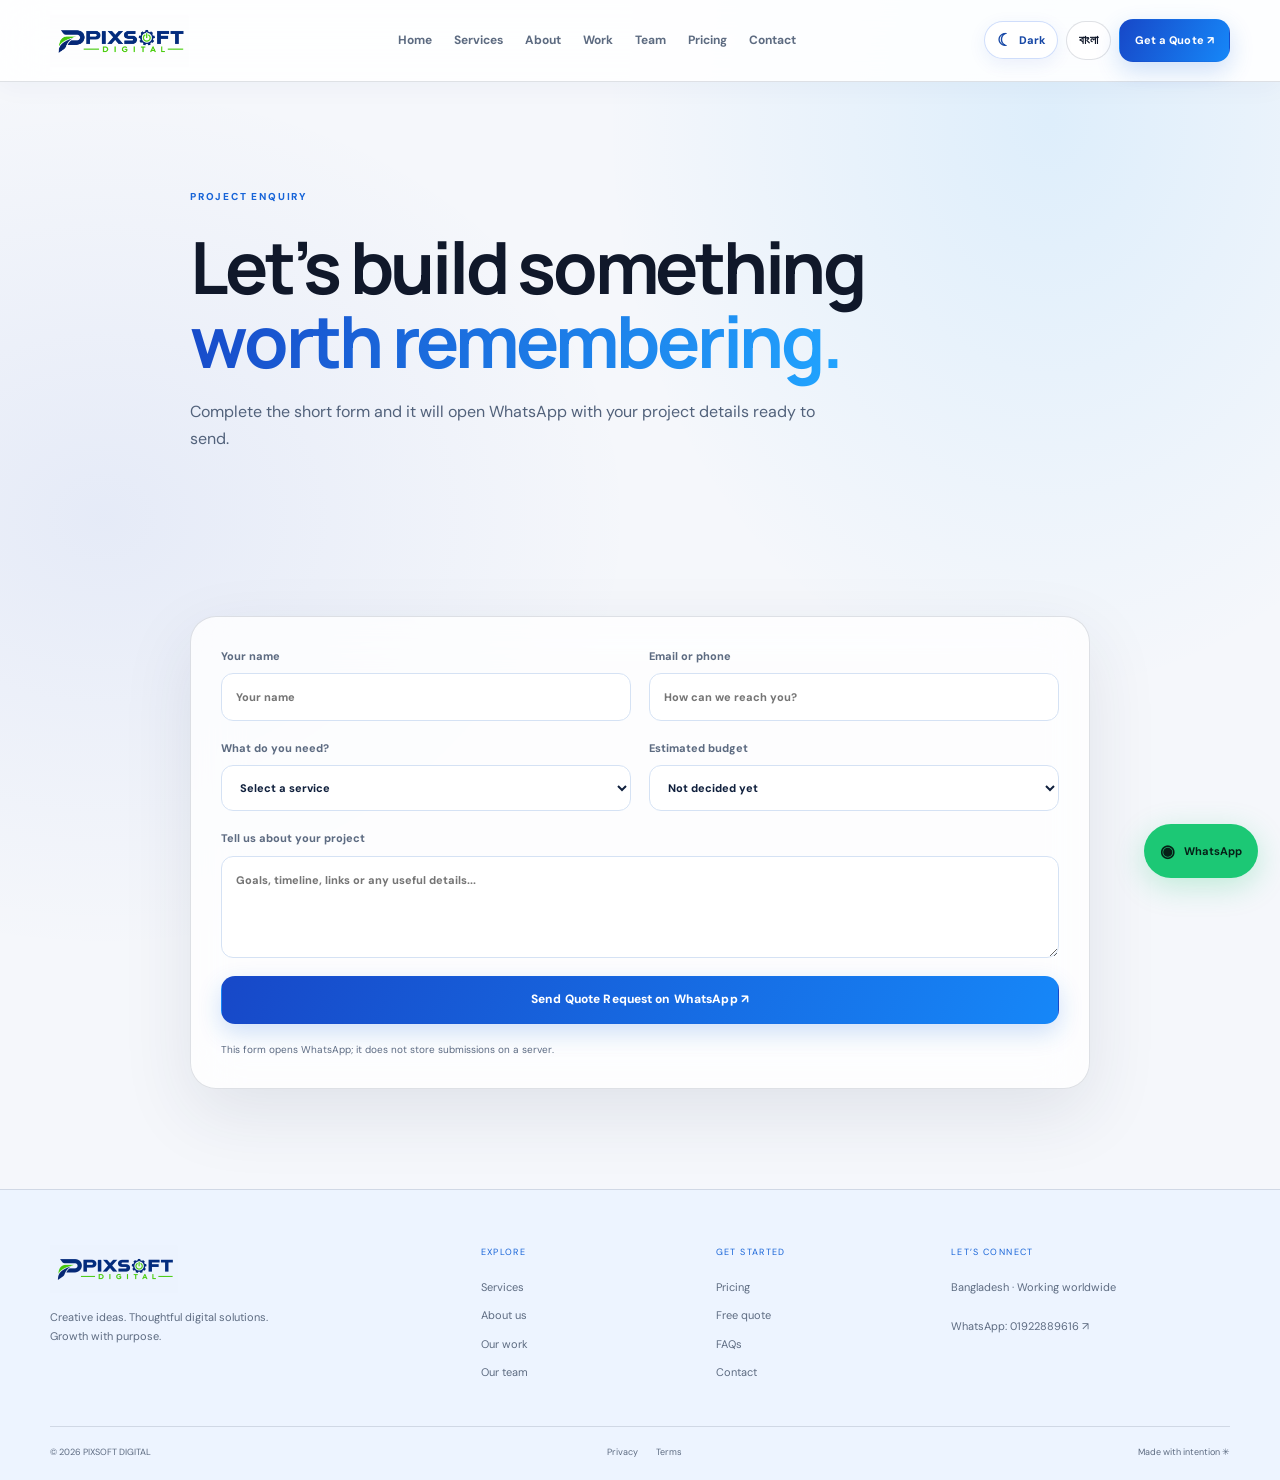
<file: quote.html>
<!doctype html>
<html lang="en" data-theme="light"><head><meta charset="utf-8"><meta name="viewport" content="width=device-width, initial-scale=1"><meta name="theme-color" content="#f7faff"><meta name="description" content="PIXSOFT DIGITAL — creative, digital marketing and web solutions for growing brands."><title>Free Quote | PIXSOFT DIGITAL</title><link rel="icon" href="assets/favicon.png"><link rel="stylesheet" href="style.css"></head>
<body><div class="cursor-glow" aria-hidden="true"></div><header class="site-header"><a class="brand" href="index.html" aria-label="PIXSOFT DIGITAL home"><img src="assets/logo.png" alt="PIXSOFT DIGITAL logo"></a><button class="mobile-menu" aria-label="Toggle menu">☰</button><nav class="main-nav"><a href="index.html" class="">Home</a><a href="services.html" class="">Services</a><a href="about.html" class="">About</a><a href="portfolio.html" class="">Work</a><a href="team.html" class="">Team</a><a href="pricing.html" class="">Pricing</a><a href="contact.html" class="">Contact</a></nav><div class="header-tools"><button id="langToggle" class="tool-btn" aria-label="Change language">বাংলা</button><a class="btn btn-primary header-cta" href="quote.html">Get a Quote ↗</a></div></header>
<main>
<section class="page-hero section-wrap"><span class="eyebrow">PROJECT ENQUIRY</span><h1>Let’s build something<br><span>worth remembering.</span></h1><p>Complete the short form and it will open WhatsApp with your project details ready to send.</p></section>
<section class="section-wrap quote-wrap section-space"><form class="quote-form glass-card" id="quoteForm"><label>Your name<input required name="name" placeholder="Your name"></label><label>Email or phone<input required name="contact" placeholder="How can we reach you?"></label><label>What do you need?<select name="service" required><option value="">Select a service</option><option>Digital Marketing</option><option>Creative & Content</option><option>Web & Technology</option><option>Website Maintenance & Security</option><option>Branding & Logo Design</option><option>Not sure yet</option></select></label><label>Estimated budget<select name="budget"><option>Not decided yet</option><option>৳ 5,000–10,000</option><option>৳ 10,000–30,000</option><option>৳ 30,000+</option></select></label><label class="full-field">Tell us about your project<textarea name="details" rows="4" placeholder="Goals, timeline, links or any useful details..."></textarea></label><button class="btn btn-primary full-field" type="submit">Send Quote Request on WhatsApp ↗</button><p class="form-note full-field">This form opens WhatsApp; it does not store submissions on a server.</p></form></section>
</main>
<footer class="site-footer"><div class="footer-main section-wrap"><div class="footer-brand"><a class="brand footer-logo" href="index.html" aria-label="PIXSOFT DIGITAL home"><img src="assets/logo.png" alt="PIXSOFT DIGITAL logo"></a><p>Creative ideas. Thoughtful digital solutions. Growth with purpose.</p></div><div><small>EXPLORE</small><a href="services.html">Services</a><a href="about.html">About us</a><a href="portfolio.html">Our work</a><a href="team.html">Our team</a></div><div><small>GET STARTED</small><a href="pricing.html">Pricing</a><a href="quote.html">Free quote</a><a href="faq.html">FAQs</a><a href="contact.html">Contact</a></div><div><small>LET’S CONNECT</small><p>Bangladesh · Working worldwide</p><a target="_blank" rel="noopener" href="https://wa.me/8801922889616">WhatsApp: 01922889616 ↗</a></div></div><div class="footer-bottom section-wrap"><span>© <span id="year"></span> PIXSOFT DIGITAL</span><div><a href="privacy-policy.html">Privacy</a><a href="terms.html">Terms</a></div><span>Made with intention ✳</span></div></footer><a class="whatsapp-float" href="https://wa.me/8801922889616?text=Hello%20PIXSOFT%20DIGITAL" target="_blank" rel="noopener" aria-label="Chat on WhatsApp"><span>◉</span><b>WhatsApp</b></a><script src="script.js"></script></body></html>
</file>
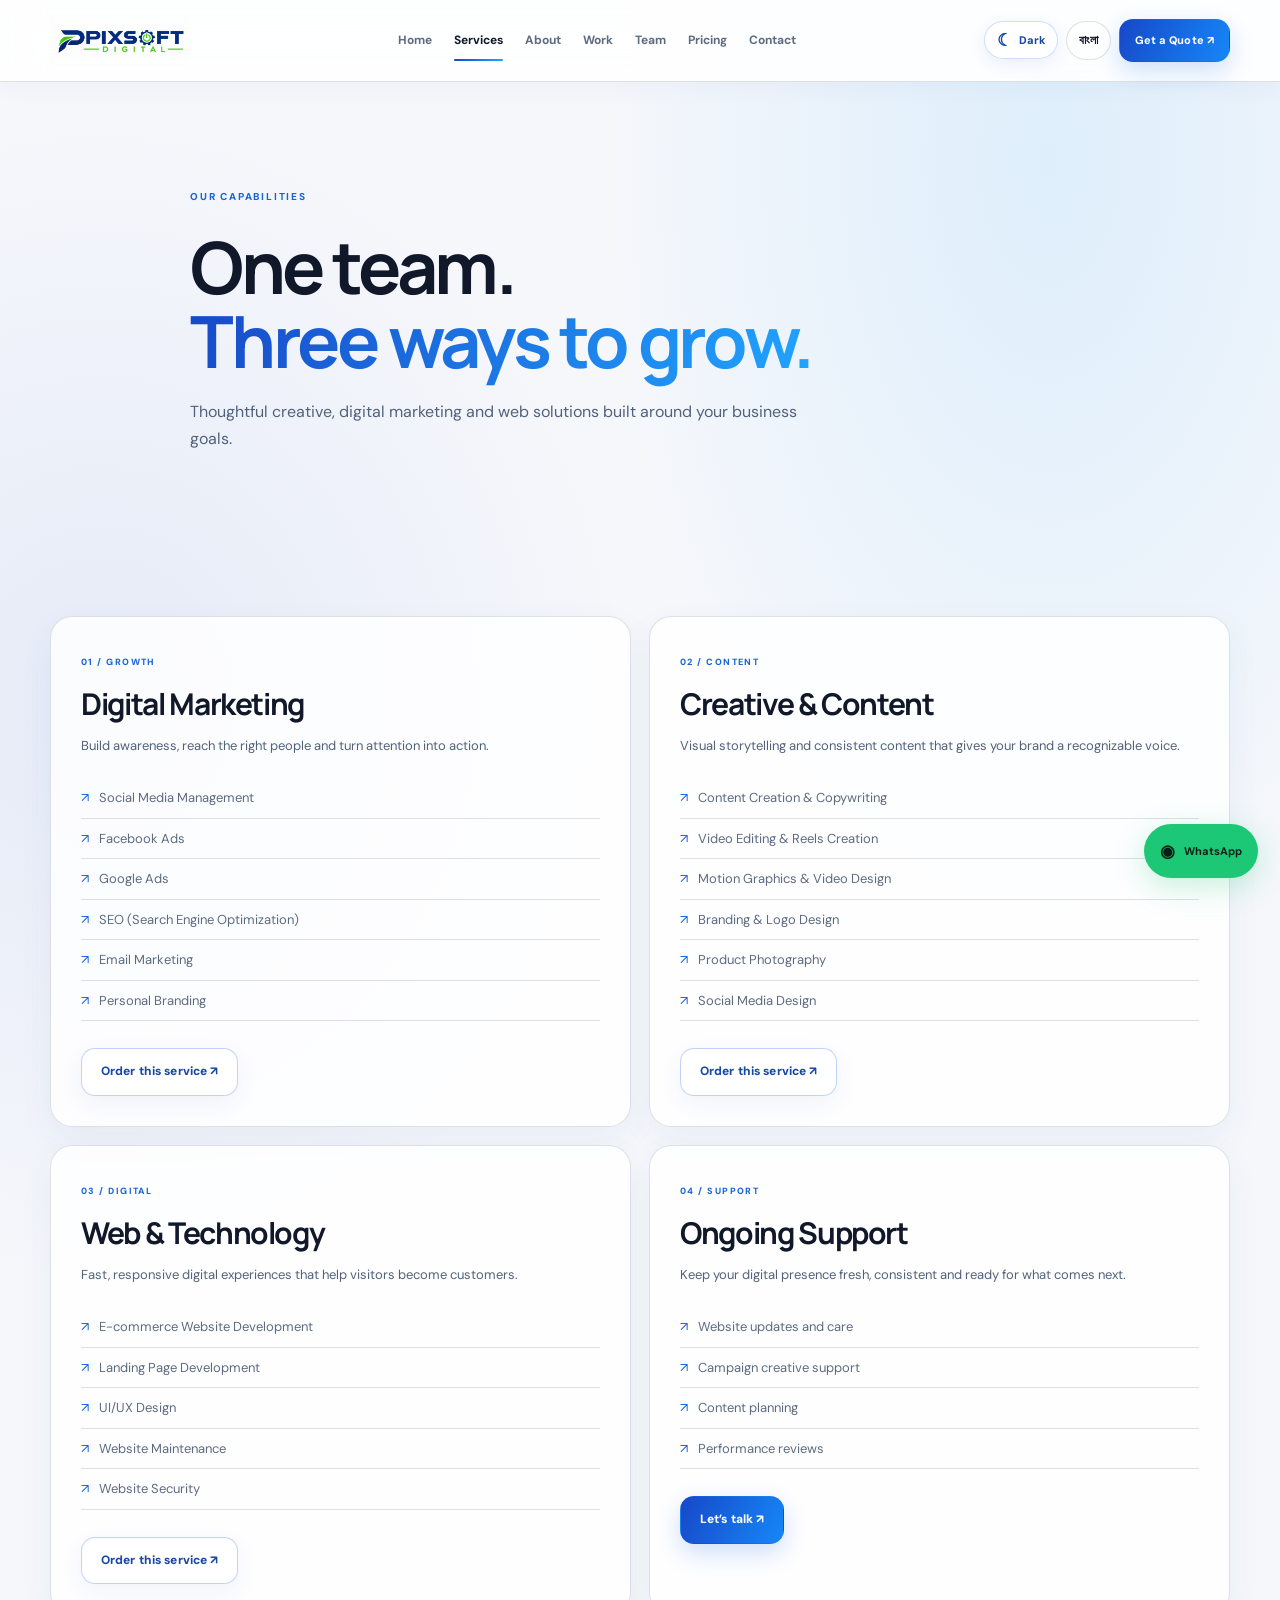
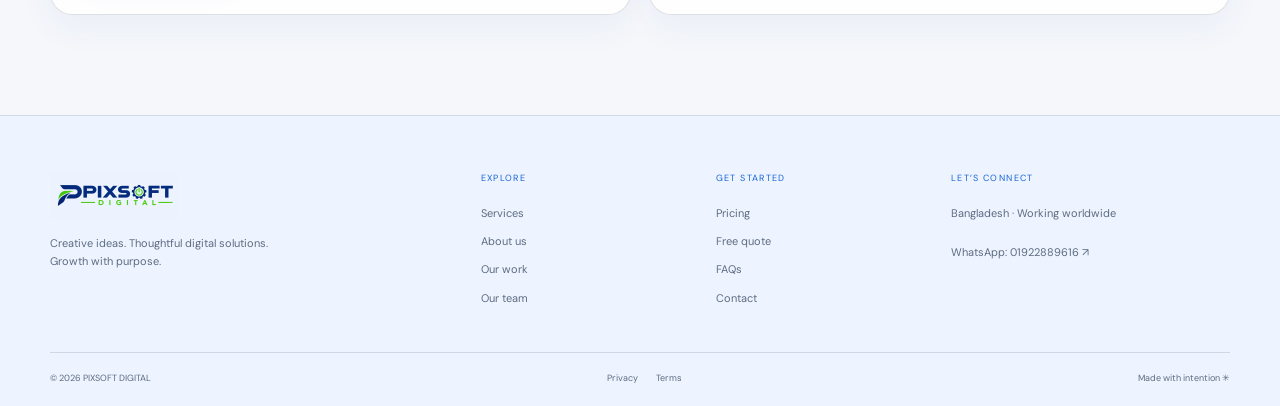
<file: services.html>
<!doctype html>
<html lang="en" data-theme="light"><head><meta charset="utf-8"><meta name="viewport" content="width=device-width, initial-scale=1"><meta name="theme-color" content="#f7faff"><meta name="description" content="PIXSOFT DIGITAL — creative, digital marketing and web solutions for growing brands."><title>Services | PIXSOFT DIGITAL</title><link rel="icon" href="assets/favicon.png"><link rel="stylesheet" href="style.css"></head>
<body><div class="cursor-glow" aria-hidden="true"></div><header class="site-header"><a class="brand" href="index.html" aria-label="PIXSOFT DIGITAL home"><img src="assets/logo.png" alt="PIXSOFT DIGITAL logo"></a><button class="mobile-menu" aria-label="Toggle menu">☰</button><nav class="main-nav"><a href="index.html" class="">Home</a><a href="services.html" class="active">Services</a><a href="about.html" class="">About</a><a href="portfolio.html" class="">Work</a><a href="team.html" class="">Team</a><a href="pricing.html" class="">Pricing</a><a href="contact.html" class="">Contact</a></nav><div class="header-tools"><button id="langToggle" class="tool-btn" aria-label="Change language">বাংলা</button><a class="btn btn-primary header-cta" href="quote.html">Get a Quote ↗</a></div></header>
<main>
<section class="page-hero section-wrap"><span class="eyebrow">OUR CAPABILITIES</span><h1>One team.<br><span>Three ways to grow.</span></h1><p>Thoughtful creative, digital marketing and web solutions built around your business goals.</p></section>
<section class="section-wrap section-space"><div class="service-detail-grid">
<div class="detail-block reveal" id="marketing"><span class="card-index">01 / GROWTH</span><h2>Digital Marketing</h2><p>Build awareness, reach the right people and turn attention into action.</p><ul><li>Social Media Management</li><li>Facebook Ads</li><li>Google Ads</li><li>SEO (Search Engine Optimization)</li><li>Email Marketing</li><li>Personal Branding</li></ul><a class="btn btn-glass" href="quote.html">Order this service ↗</a></div>
<div class="detail-block reveal" id="creative"><span class="card-index">02 / CONTENT</span><h2>Creative & Content</h2><p>Visual storytelling and consistent content that gives your brand a recognizable voice.</p><ul><li>Content Creation & Copywriting</li><li>Video Editing & Reels Creation</li><li>Motion Graphics & Video Design</li><li>Branding & Logo Design</li><li>Product Photography</li><li>Social Media Design</li></ul><a class="btn btn-glass" href="quote.html">Order this service ↗</a></div>
<div class="detail-block reveal" id="web"><span class="card-index">03 / DIGITAL</span><h2>Web & Technology</h2><p>Fast, responsive digital experiences that help visitors become customers.</p><ul><li>E-commerce Website Development</li><li>Landing Page Development</li><li>UI/UX Design</li><li>Website Maintenance</li><li>Website Security</li></ul><a class="btn btn-glass" href="quote.html">Order this service ↗</a></div>
<div class="detail-block reveal"><span class="card-index">04 / SUPPORT</span><h2>Ongoing Support</h2><p>Keep your digital presence fresh, consistent and ready for what comes next.</p><ul><li>Website updates and care</li><li>Campaign creative support</li><li>Content planning</li><li>Performance reviews</li></ul><a class="btn btn-primary" href="quote.html">Let’s talk ↗</a></div>
</div></section>
</main>
<footer class="site-footer"><div class="footer-main section-wrap"><div class="footer-brand"><a class="brand footer-logo" href="index.html" aria-label="PIXSOFT DIGITAL home"><img src="assets/logo.png" alt="PIXSOFT DIGITAL logo"></a><p>Creative ideas. Thoughtful digital solutions. Growth with purpose.</p></div><div><small>EXPLORE</small><a href="services.html">Services</a><a href="about.html">About us</a><a href="portfolio.html">Our work</a><a href="team.html">Our team</a></div><div><small>GET STARTED</small><a href="pricing.html">Pricing</a><a href="quote.html">Free quote</a><a href="faq.html">FAQs</a><a href="contact.html">Contact</a></div><div><small>LET’S CONNECT</small><p>Bangladesh · Working worldwide</p><a target="_blank" rel="noopener" href="https://wa.me/8801922889616">WhatsApp: 01922889616 ↗</a></div></div><div class="footer-bottom section-wrap"><span>© <span id="year"></span> PIXSOFT DIGITAL</span><div><a href="privacy-policy.html">Privacy</a><a href="terms.html">Terms</a></div><span>Made with intention ✳</span></div></footer><a class="whatsapp-float" href="https://wa.me/8801922889616?text=Hello%20PIXSOFT%20DIGITAL" target="_blank" rel="noopener" aria-label="Chat on WhatsApp"><span>◉</span><b>WhatsApp</b></a><script src="script.js"></script></body></html>
</file>
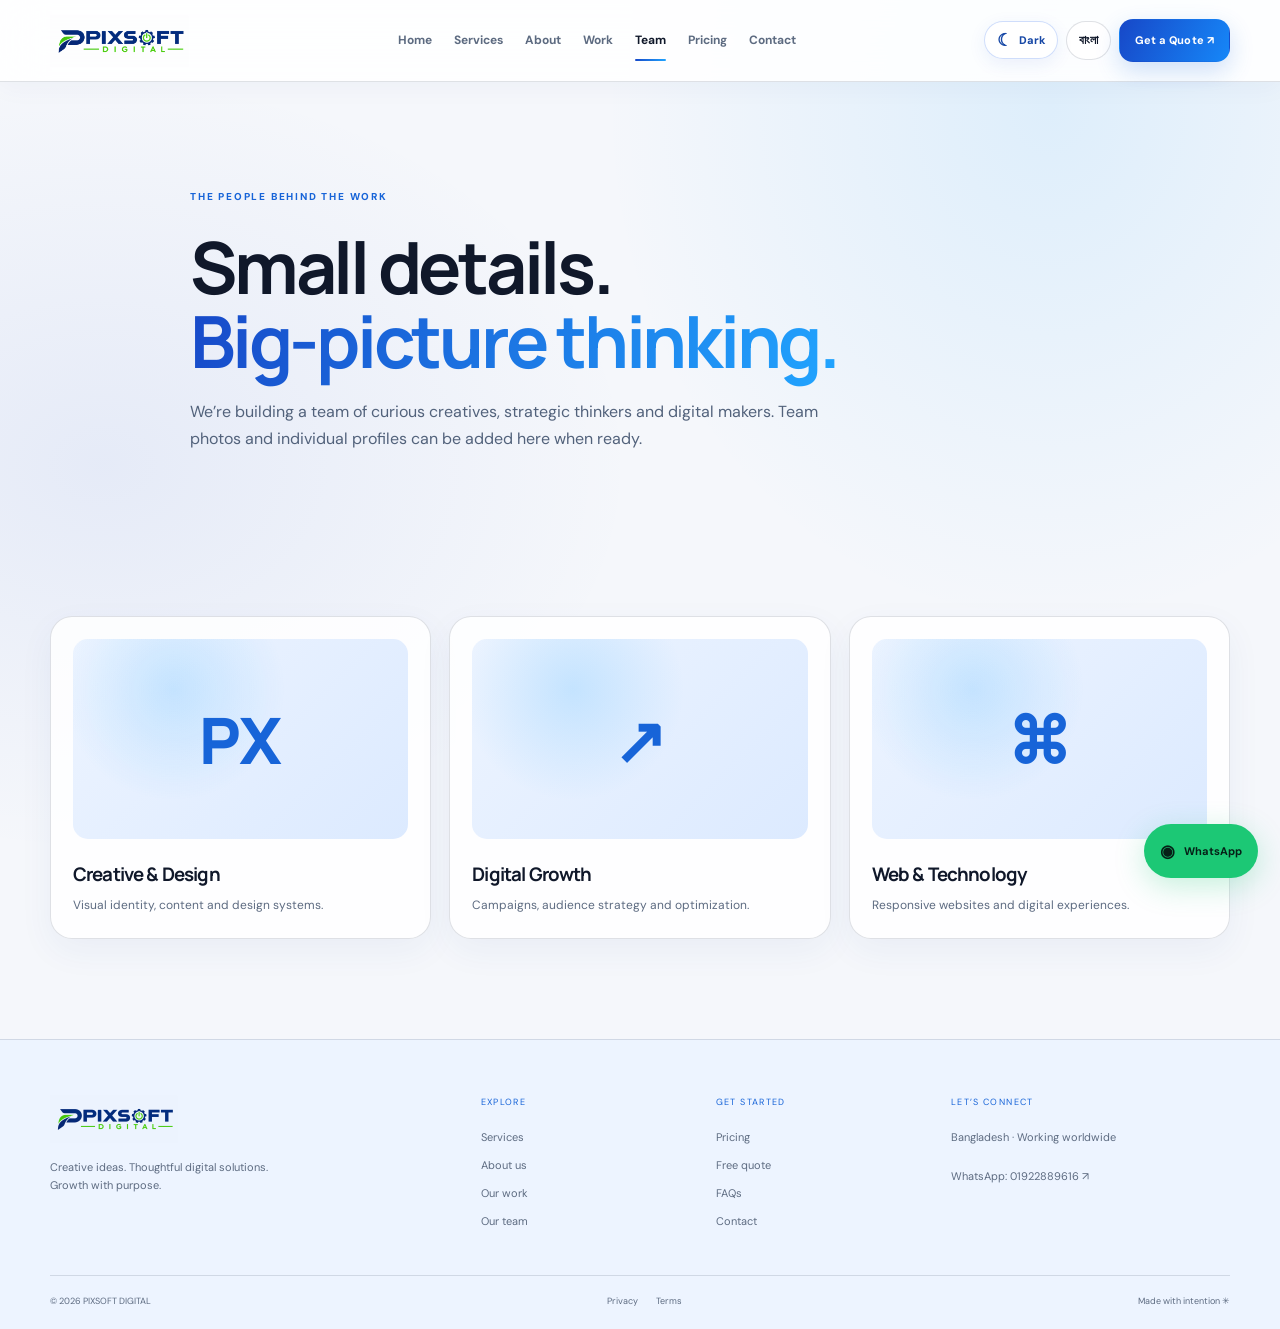
<file: team.html>
<!doctype html>
<html lang="en" data-theme="light"><head><meta charset="utf-8"><meta name="viewport" content="width=device-width, initial-scale=1"><meta name="theme-color" content="#f7faff"><meta name="description" content="PIXSOFT DIGITAL — creative, digital marketing and web solutions for growing brands."><title>Our Team | PIXSOFT DIGITAL</title><link rel="icon" href="assets/favicon.png"><link rel="stylesheet" href="style.css"></head>
<body><div class="cursor-glow" aria-hidden="true"></div><header class="site-header"><a class="brand" href="index.html" aria-label="PIXSOFT DIGITAL home"><img src="assets/logo.png" alt="PIXSOFT DIGITAL logo"></a><button class="mobile-menu" aria-label="Toggle menu">☰</button><nav class="main-nav"><a href="index.html" class="">Home</a><a href="services.html" class="">Services</a><a href="about.html" class="">About</a><a href="portfolio.html" class="">Work</a><a href="team.html" class="active">Team</a><a href="pricing.html" class="">Pricing</a><a href="contact.html" class="">Contact</a></nav><div class="header-tools"><button id="langToggle" class="tool-btn" aria-label="Change language">বাংলা</button><a class="btn btn-primary header-cta" href="quote.html">Get a Quote ↗</a></div></header>
<main>
<section class="page-hero section-wrap"><span class="eyebrow">THE PEOPLE BEHIND THE WORK</span><h1>Small details.<br><span>Big-picture thinking.</span></h1><p>We’re building a team of curious creatives, strategic thinkers and digital makers. Team photos and individual profiles can be added here when ready.</p></section>
<section class="section-wrap section-space"><div class="team-placeholder-grid"><div class="team-placeholder reveal"><div class="placeholder-art">PX</div><h3>Creative & Design</h3><p>Visual identity, content and design systems.</p></div><div class="team-placeholder reveal"><div class="placeholder-art">↗</div><h3>Digital Growth</h3><p>Campaigns, audience strategy and optimization.</p></div><div class="team-placeholder reveal"><div class="placeholder-art">⌘</div><h3>Web & Technology</h3><p>Responsive websites and digital experiences.</p></div></div></section>
</main>
<footer class="site-footer"><div class="footer-main section-wrap"><div class="footer-brand"><a class="brand footer-logo" href="index.html" aria-label="PIXSOFT DIGITAL home"><img src="assets/logo.png" alt="PIXSOFT DIGITAL logo"></a><p>Creative ideas. Thoughtful digital solutions. Growth with purpose.</p></div><div><small>EXPLORE</small><a href="services.html">Services</a><a href="about.html">About us</a><a href="portfolio.html">Our work</a><a href="team.html">Our team</a></div><div><small>GET STARTED</small><a href="pricing.html">Pricing</a><a href="quote.html">Free quote</a><a href="faq.html">FAQs</a><a href="contact.html">Contact</a></div><div><small>LET’S CONNECT</small><p>Bangladesh · Working worldwide</p><a target="_blank" rel="noopener" href="https://wa.me/8801922889616">WhatsApp: 01922889616 ↗</a></div></div><div class="footer-bottom section-wrap"><span>© <span id="year"></span> PIXSOFT DIGITAL</span><div><a href="privacy-policy.html">Privacy</a><a href="terms.html">Terms</a></div><span>Made with intention ✳</span></div></footer><a class="whatsapp-float" href="https://wa.me/8801922889616?text=Hello%20PIXSOFT%20DIGITAL" target="_blank" rel="noopener" aria-label="Chat on WhatsApp"><span>◉</span><b>WhatsApp</b></a><script src="script.js"></script></body></html>
</file>
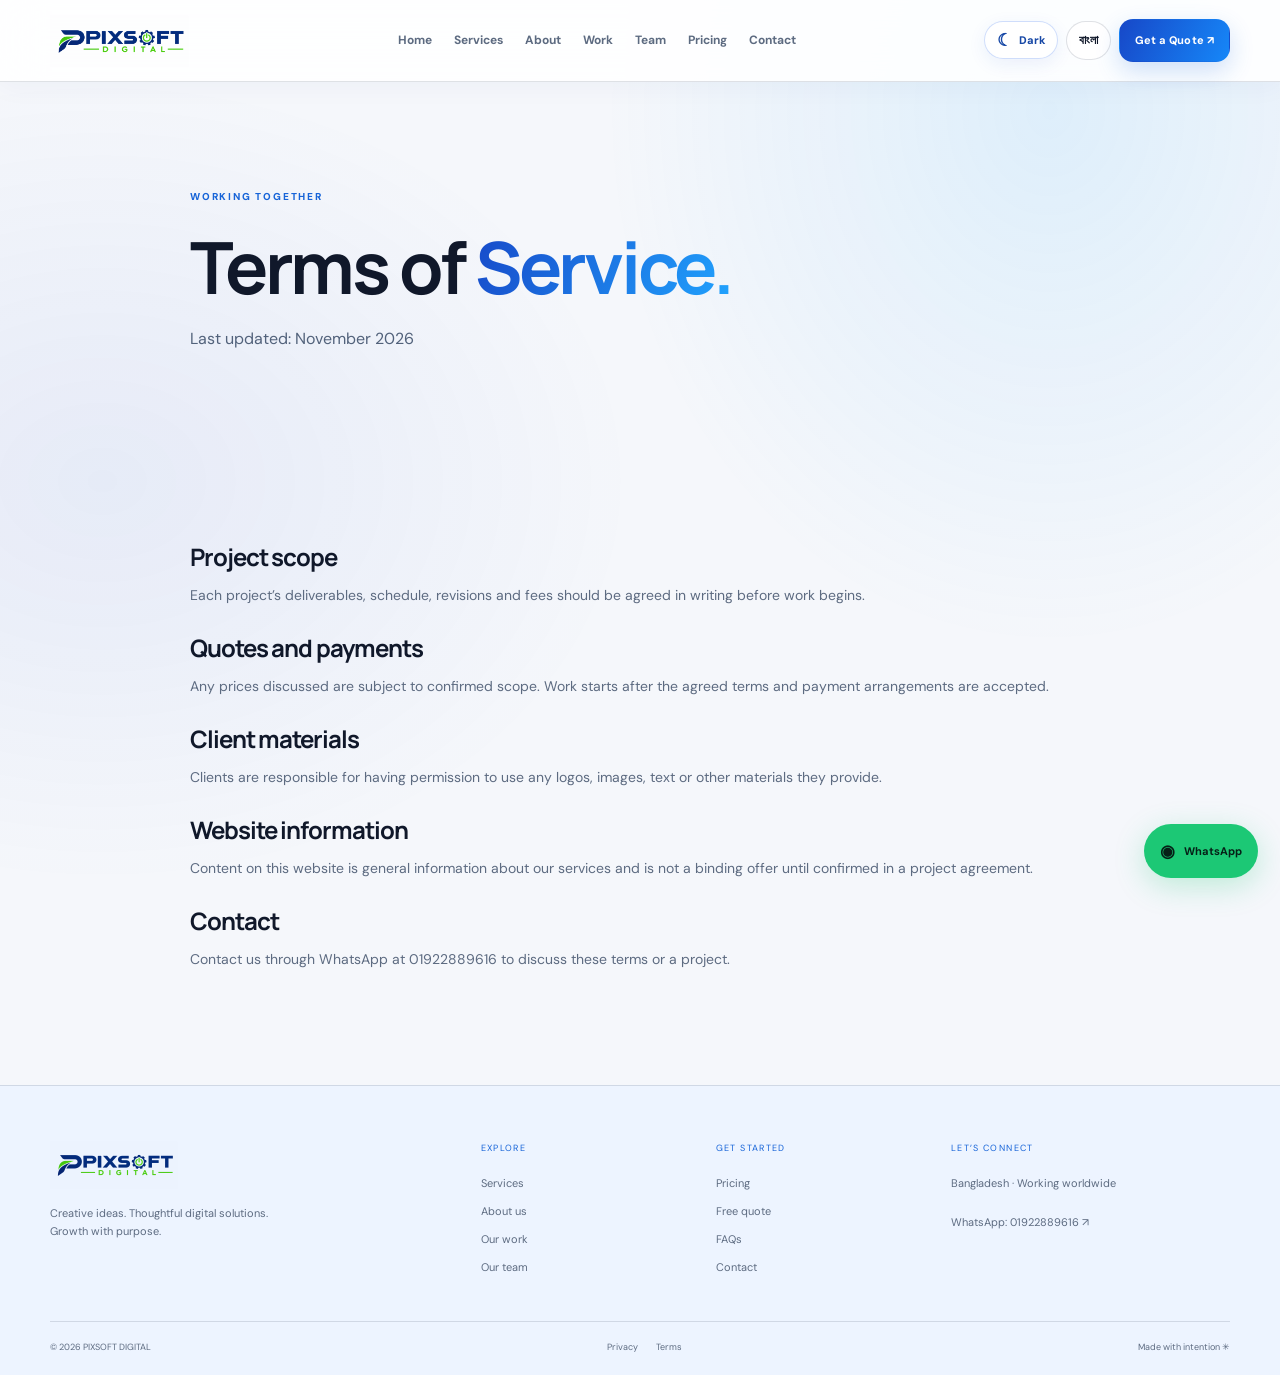
<file: terms.html>
<!doctype html>
<html lang="en" data-theme="light"><head><meta charset="utf-8"><meta name="viewport" content="width=device-width, initial-scale=1"><meta name="theme-color" content="#f7faff"><meta name="description" content="PIXSOFT DIGITAL — creative, digital marketing and web solutions for growing brands."><title>Terms of Service | PIXSOFT DIGITAL</title><link rel="icon" href="assets/favicon.png"><link rel="stylesheet" href="style.css"></head>
<body><div class="cursor-glow" aria-hidden="true"></div><header class="site-header"><a class="brand" href="index.html" aria-label="PIXSOFT DIGITAL home"><img src="assets/logo.png" alt="PIXSOFT DIGITAL logo"></a><button class="mobile-menu" aria-label="Toggle menu">☰</button><nav class="main-nav"><a href="index.html" class="">Home</a><a href="services.html" class="">Services</a><a href="about.html" class="">About</a><a href="portfolio.html" class="">Work</a><a href="team.html" class="">Team</a><a href="pricing.html" class="">Pricing</a><a href="contact.html" class="">Contact</a></nav><div class="header-tools"><button id="langToggle" class="tool-btn" aria-label="Change language">বাংলা</button><a class="btn btn-primary header-cta" href="quote.html">Get a Quote ↗</a></div></header>
<main>
<section class="page-hero section-wrap"><span class="eyebrow">WORKING TOGETHER</span><h1>Terms of <span>Service.</span></h1><p>Last updated: November 2026</p></section><section class="section-wrap legal-copy section-space"><h2>Project scope</h2><p>Each project’s deliverables, schedule, revisions and fees should be agreed in writing before work begins.</p><h2>Quotes and payments</h2><p>Any prices discussed are subject to confirmed scope. Work starts after the agreed terms and payment arrangements are accepted.</p><h2>Client materials</h2><p>Clients are responsible for having permission to use any logos, images, text or other materials they provide.</p><h2>Website information</h2><p>Content on this website is general information about our services and is not a binding offer until confirmed in a project agreement.</p><h2>Contact</h2><p>Contact us through WhatsApp at 01922889616 to discuss these terms or a project.</p></section>
</main>
<footer class="site-footer"><div class="footer-main section-wrap"><div class="footer-brand"><a class="brand footer-logo" href="index.html" aria-label="PIXSOFT DIGITAL home"><img src="assets/logo.png" alt="PIXSOFT DIGITAL logo"></a><p>Creative ideas. Thoughtful digital solutions. Growth with purpose.</p></div><div><small>EXPLORE</small><a href="services.html">Services</a><a href="about.html">About us</a><a href="portfolio.html">Our work</a><a href="team.html">Our team</a></div><div><small>GET STARTED</small><a href="pricing.html">Pricing</a><a href="quote.html">Free quote</a><a href="faq.html">FAQs</a><a href="contact.html">Contact</a></div><div><small>LET’S CONNECT</small><p>Bangladesh · Working worldwide</p><a target="_blank" rel="noopener" href="https://wa.me/8801922889616">WhatsApp: 01922889616 ↗</a></div></div><div class="footer-bottom section-wrap"><span>© <span id="year"></span> PIXSOFT DIGITAL</span><div><a href="privacy-policy.html">Privacy</a><a href="terms.html">Terms</a></div><span>Made with intention ✳</span></div></footer><a class="whatsapp-float" href="https://wa.me/8801922889616?text=Hello%20PIXSOFT%20DIGITAL" target="_blank" rel="noopener" aria-label="Chat on WhatsApp"><span>◉</span><b>WhatsApp</b></a><script src="script.js"></script></body></html>
</file>
<file: style.css>
@import url('https://fonts.googleapis.com/css2?family=DM+Sans:wght@400;500;600;700&family=Manrope:wght@400;500;600;700;800&display=swap');
:root{--bg:#080d19;--bg2:#0c1424;--card:rgba(20,31,51,.72);--text:#f3f6fc;--muted:#a3afc2;--line:rgba(202,219,255,.13);--lime:#b9ff63;--cyan:#53e5d0;--purple:#8e7bff;--accent:linear-gradient(115deg,#b9ff63,#53e5d0);--shadow:0 24px 80px rgba(0,0,0,.22)}
html[data-theme="light"]{--bg:#f5f7fb;--bg2:#edf1f8;--card:rgba(255,255,255,.78);--text:#10182a;--muted:#5d6b81;--line:rgba(31,47,76,.14);--shadow:0 24px 70px rgba(36,50,80,.1)}
*{box-sizing:border-box}html{scroll-behavior:smooth;scroll-padding-top:100px}body{margin:0;background:radial-gradient(ellipse at 82% 8%,rgba(83,229,208,.09),transparent 28%),radial-gradient(ellipse at 8% 35%,rgba(142,123,255,.09),transparent 30%),var(--bg);color:var(--text);font-family:'DM Sans',sans-serif;line-height:1.65;transition:background .3s,color .3s;overflow-x:hidden}body:before{content:"";position:fixed;inset:0;pointer-events:none;opacity:.18;background-image:radial-gradient(var(--line) .7px,transparent .7px);background-size:24px 24px;mask-image:linear-gradient(to bottom,black,transparent 70%);z-index:-1}a{color:inherit;text-decoration:none}button,input,textarea,select{font:inherit}.section-wrap{width:min(1180px,calc(100% - 48px));margin-inline:auto}.site-header{height:82px;position:sticky;top:0;z-index:100;display:flex;align-items:center;justify-content:space-between;gap:25px;padding:0 max(24px,calc((100% - 1180px)/2));background:color-mix(in srgb,var(--bg) 78%,transparent);backdrop-filter:blur(22px);border-bottom:1px solid var(--line)}.brand{display:flex;align-items:center;flex-shrink:0}.brand img{display:block;width:160px;height:52px;object-fit:contain;object-position:left center;mix-blend-mode:screen}.main-nav{display:flex;align-items:center;gap:22px}.main-nav a{font-size:12px;font-weight:700;color:var(--muted);transition:.25s;position:relative}.main-nav a:hover,.main-nav a.active{color:var(--text)}.main-nav a.active:after{content:"";position:absolute;left:0;right:0;bottom:-11px;height:2px;background:var(--accent);border-radius:2px}.header-tools{display:flex;align-items:center;gap:8px}.tool-btn{border:1px solid var(--line);background:var(--card);color:var(--text);border-radius:99px;padding:9px 12px;cursor:pointer;font-size:12px;font-weight:800;transition:.25s}.tool-btn:hover{border-color:var(--cyan);transform:translateY(-2px)}.mobile-menu{display:none;background:transparent;border:1px solid var(--line);color:var(--text);padding:9px 12px;border-radius:12px}.btn{position:relative;display:inline-flex;align-items:center;justify-content:center;gap:10px;padding:13px 19px;border-radius:14px;font-weight:800;font-size:12px;letter-spacing:.01em;border:1px solid var(--line);cursor:pointer;overflow:hidden;transition:transform .25s,border-color .25s,box-shadow .25s}.btn:before{content:"";position:absolute;inset:0;background:linear-gradient(110deg,transparent 20%,rgba(255,255,255,.28),transparent 70%);transform:translateX(-130%);transition:transform .6s}.btn:hover:before{transform:translateX(130%)}.btn:hover{transform:translateY(-4px);box-shadow:0 12px 30px rgba(83,229,208,.12)}.btn-primary{background:var(--accent);color:#0a1420;border-color:transparent;box-shadow:0 8px 25px rgba(83,229,208,.13)}.btn-glass{background:rgba(255,255,255,.045);color:var(--text);border-color:rgba(185,255,99,.28);backdrop-filter:blur(14px)}.header-cta{padding:11px 15px;font-size:11px}.hero{min-height:610px;display:grid;grid-template-columns:1.05fr .95fr;align-items:center;gap:55px;padding-top:72px;padding-bottom:65px}.eyebrow{display:inline-flex;align-items:center;gap:9px;color:var(--cyan);font-size:10px;font-weight:800;letter-spacing:.18em;text-transform:uppercase}.eyebrow i,.live-dot{width:7px;height:7px;background:var(--lime);border-radius:50%;box-shadow:0 0 14px var(--lime)}h1,h2,h3,p{margin-top:0}h1,h2,h3{font-family:Manrope,sans-serif;letter-spacing:-.045em}h1{font-size:clamp(48px,6vw,78px);line-height:1.02;margin:22px 0}h1 span,h2 span{background:var(--accent);color:transparent;background-clip:text;-webkit-background-clip:text}h2{font-size:clamp(32px,4vw,49px);line-height:1.12;margin:13px 0}p{color:var(--muted)}.hero-copy>p,.page-hero p{font-size:16px;max-width:540px}.hero-actions{display:flex;gap:12px;flex-wrap:wrap;margin:28px 0 32px}.trust-row{display:flex;align-items:center;gap:13px}.trust-row strong,.trust-row small{display:block}.trust-row strong{font-size:11px}.trust-row small{font-size:10px;color:var(--muted)}.avatar-stack{display:flex}.avatar-stack b{width:30px;height:30px;display:grid;place-items:center;border-radius:50%;background:var(--bg2);border:2px solid var(--bg);margin-left:-7px;color:var(--lime);font-size:11px}.avatar-stack b:first-child{margin-left:0}.hero-art{min-height:420px;position:relative;display:grid;place-items:center}.orbit{position:absolute;border:1px solid var(--line);border-radius:50%;transform:rotate(-20deg)}.orbit-one{width:430px;height:300px}.orbit-two{width:360px;height:420px;transform:rotate(38deg);border-style:dashed}.glass-card{background:var(--card);border:1px solid var(--line);backdrop-filter:blur(24px);box-shadow:var(--shadow);border-radius:26px}.hero-panel{position:relative;width:min(370px,90%);padding:23px;transform:rotate(-2deg);z-index:2}.panel-top{display:flex;align-items:center;gap:9px;color:var(--muted);font-size:9px;letter-spacing:.15em}.panel-menu{margin-left:auto}.growth-title{font-family:Manrope,sans-serif;font-size:42px;font-weight:800;line-height:1.02;margin:32px 0 18px;letter-spacing:-.06em}.growth-title em{font-style:normal;color:var(--cyan)}.growth-chart{height:125px;display:flex;align-items:end;gap:9px;border-bottom:1px solid var(--line);padding:0 7px}.growth-chart span{flex:1;border-radius:6px 6px 0 0;background:linear-gradient(to top,rgba(83,229,208,.2),var(--lime));animation:barRise 1.1s both;transform-origin:bottom}.growth-chart span:nth-child(2n){background:linear-gradient(to top,rgba(142,123,255,.3),var(--cyan))}.panel-bottom{display:flex;justify-content:space-between;align-items:center;padding-top:20px}.panel-bottom small,.panel-bottom strong{display:block}.panel-bottom small{font-size:8px;letter-spacing:.12em;color:var(--muted)}.panel-bottom strong{font-size:14px}.round-arrow{width:40px;height:40px;border-radius:50%;display:grid;place-items:center;background:var(--accent);color:#07121e}.float-chip{position:absolute;z-index:3;padding:11px 15px;border:1px solid var(--line);background:var(--card);backdrop-filter:blur(20px);border-radius:13px;font-size:11px;font-weight:800;box-shadow:var(--shadow);animation:float 5s ease-in-out infinite}.chip-one{top:70px;right:0}.chip-two{bottom:58px;left:-2px;animation-delay:-2s}.stats{display:grid;grid-template-columns:repeat(4,1fr);border-top:1px solid var(--line);border-bottom:1px solid var(--line);padding:25px 0}.stats div{padding:0 25px;border-right:1px solid var(--line)}.stats div:first-child{padding-left:0}.stats div:last-child{border:0}.stats strong,.stats span{display:block}.stats strong{font:800 25px Manrope;background:var(--accent);color:transparent;background-clip:text}.stats span{font-size:11px;color:var(--muted)}.section-space{padding-top:100px;padding-bottom:100px}.section-heading{display:flex;align-items:end;justify-content:space-between;gap:30px;margin-bottom:34px}.section-heading h2{margin-bottom:0}.text-link{font-size:12px;font-weight:800;color:var(--cyan);white-space:nowrap}.text-link:hover{color:var(--lime)}.service-grid{display:grid;grid-template-columns:repeat(3,1fr);gap:17px}.service-card{position:relative;overflow:hidden;padding:27px;border:1px solid var(--line);border-radius:21px;background:linear-gradient(145deg,var(--card),transparent);transition:.3s;min-height:270px}.service-card:after{content:"";position:absolute;width:140px;height:140px;right:-70px;top:-70px;background:var(--cyan);filter:blur(70px);opacity:0;transition:.3s}.service-card:hover{transform:translateY(-8px);border-color:rgba(83,229,208,.5);box-shadow:var(--shadow)}.service-card:hover:after{opacity:.2}.service-icon{width:45px;height:45px;display:grid;place-items:center;background:rgba(83,229,208,.09);border:1px solid rgba(83,229,208,.2);border-radius:14px;color:var(--cyan);font-size:23px;margin-bottom:25px}.card-index{font-size:9px;font-weight:800;letter-spacing:.16em;color:var(--cyan)}.service-card h3{font-size:22px;margin:12px 0}.service-card p{font-size:12px;min-height:62px}.card-link{font-size:11px;font-weight:800;color:var(--lime)}.feature-band{border-block:1px solid var(--line);background:linear-gradient(110deg,rgba(83,229,208,.07),rgba(142,123,255,.07))}.feature-inner{display:flex;align-items:center;gap:35px;padding-top:55px;padding-bottom:55px}.feature-symbol{font:800 48px Manrope;letter-spacing:-.1em;color:var(--cyan);border:1px solid var(--line);padding:25px;border-radius:24px;background:var(--card)}.feature-symbol span{font-size:20px;color:var(--lime)}.feature-inner>div:nth-child(2){flex:1}.feature-inner h2{font-size:clamp(29px,4vw,43px)}.feature-inner p{margin-bottom:0;font-size:13px}.process-grid{display:grid;grid-template-columns:repeat(4,1fr);gap:18px}.process-step{padding:23px 0;border-top:1px solid var(--line)}.process-step>span{font-size:11px;color:var(--cyan);font-weight:800}.process-step h3{font-size:20px;margin:18px 0 8px}.process-step p{font-size:12px}.cta-section{display:flex;align-items:center;justify-content:space-between;gap:25px;padding:42px;margin-bottom:100px;border:1px solid var(--line);border-radius:28px;background:radial-gradient(ellipse at 80% 0,rgba(83,229,208,.13),transparent 45%),var(--card)}.cta-section h2{font-size:clamp(30px,4vw,45px)}.cta-section p{margin-bottom:0;font-size:13px}.page-hero{padding-top:100px;padding-bottom:48px;max-width:900px}.page-hero h1{font-size:clamp(44px,6vw,72px)}.page-hero p{max-width:650px}.service-detail-grid{display:grid;grid-template-columns:repeat(2,1fr);gap:18px}.detail-block{padding:30px;border:1px solid var(--line);border-radius:22px;background:var(--card)}.detail-block h2{font-size:30px;margin:14px 0}.detail-block p{font-size:13px}.detail-block ul,.price-card ul{list-style:none;padding:0;margin:22px 0}.detail-block li,.price-card li{padding:9px 0;border-bottom:1px solid var(--line);font-size:13px;color:var(--muted)}.detail-block li:before,.price-card li:before{content:"↗";color:var(--cyan);margin-right:10px}.detail-block .btn{margin-top:5px}.about-layout{display:grid;grid-template-columns:.8fr 1.2fr;gap:60px;align-items:center}.about-visual{min-height:360px;display:flex;flex-direction:column;justify-content:center;align-items:center;overflow:hidden;background:radial-gradient(circle at 50% 40%,rgba(83,229,208,.18),transparent 55%),var(--card)}.about-mark{font:800 100px Manrope;letter-spacing:-.1em;color:var(--cyan)}.about-mark span{font-size:35px;color:var(--lime)}.about-visual p{font-size:9px;letter-spacing:.2em}.about-lines{display:flex;gap:7px;width:45%;margin-top:22px}.about-lines i{height:3px;background:var(--accent);flex:1;border-radius:4px}.about-copy h2{font-size:35px}.about-copy p{font-size:13px}.value-list{margin-top:25px}.value-list>div{display:flex;gap:16px;padding:14px 0;border-bottom:1px solid var(--line)}.value-list b{color:var(--cyan);font-size:11px}.value-list strong,.value-list small{display:block}.value-list strong{font-size:12px}.value-list small{font-size:11px;color:var(--muted)}.team-placeholder-grid,.portfolio-grid,.pricing-grid{display:grid;grid-template-columns:repeat(3,1fr);gap:18px}.team-placeholder,.work-card,.price-card{padding:22px;border:1px solid var(--line);border-radius:22px;background:var(--card);transition:.3s}.team-placeholder:hover,.work-card:hover,.price-card:hover{transform:translateY(-6px);border-color:rgba(83,229,208,.4)}.placeholder-art{height:200px;border-radius:15px;background:radial-gradient(circle at 30% 25%,rgba(185,255,99,.25),transparent 40%),linear-gradient(135deg,var(--bg2),rgba(83,229,208,.12));display:grid;place-items:center;font:800 64px Manrope;color:var(--cyan)}.team-placeholder h3,.work-card h3{margin:20px 0 6px}.team-placeholder p,.work-card p{font-size:12px;margin-bottom:0}.work-card>span{font-size:9px;letter-spacing:.15em;color:var(--cyan)}.work-art{height:220px;margin-top:14px;border-radius:15px;padding:25px;display:flex;flex-direction:column;justify-content:center;font:800 34px/1.05 Manrope;letter-spacing:-.05em;background:linear-gradient(140deg,#1a2b43,#0b1724);color:#f4f8ff;position:relative;overflow:hidden}.work-art span{color:var(--lime)}.work-a .work-art{background:linear-gradient(140deg,#18342d,#101a24)}.work-b .work-art{background:linear-gradient(140deg,#252044,#111827)}.work-c .work-art{background:linear-gradient(140deg,#45301f,#101827)}.price-card{position:relative;padding:28px}.price-card.featured{border-color:rgba(83,229,208,.6);background:linear-gradient(145deg,rgba(83,229,208,.1),var(--card))}.popular{position:absolute;right:18px;top:18px;font-size:8px;color:var(--lime);letter-spacing:.1em}.price-card h2{font-size:27px;margin:18px 0 8px}.price-card p{font-size:12px;min-height:60px}.price{font:800 27px Manrope;margin:25px 0}.price small{font:500 12px 'DM Sans';color:var(--muted)}.price-card .btn{width:100%}.contact-layout{display:grid;grid-template-columns:1fr .8fr;gap:25px}.contact-card{padding:35px}.contact-card h2{font-size:34px}.contact-card p,.contact-note p{font-size:13px}.contact-detail{border-top:1px solid var(--line);padding-top:15px;margin-top:20px}.contact-detail small,.contact-detail strong{display:block}.contact-detail small{font-size:9px;letter-spacing:.15em;color:var(--cyan)}.contact-detail strong{font-size:13px;margin-top:5px}.contact-note{padding:35px;align-self:center}.note-symbol{font-size:36px;color:var(--lime)}.contact-note h3{font-size:25px}.quote-wrap{max-width:900px}.quote-form{padding:30px;display:grid;grid-template-columns:1fr 1fr;gap:18px}.quote-form label{font-size:11px;font-weight:800;color:var(--muted);display:flex;flex-direction:column;gap:8px}.quote-form input,.quote-form select,.quote-form textarea{width:100%;padding:14px;border-radius:12px;border:1px solid var(--line);background:var(--bg2);color:var(--text);outline:none}.quote-form input:focus,.quote-form select:focus,.quote-form textarea:focus{border-color:var(--cyan);box-shadow:0 0 0 3px rgba(83,229,208,.09)}.full-field{grid-column:1/-1}.form-note{font-size:10px;margin:0}.faq-list{max-width:900px}.faq-list details{border-bottom:1px solid var(--line);padding:21px 0}.faq-list summary{cursor:pointer;font-weight:800;font-family:Manrope;font-size:17px;list-style:none}.faq-list summary:after{content:"+";float:right;color:var(--cyan);font-size:22px}.faq-list details[open] summary:after{content:"−"}.faq-list details p{font-size:13px;max-width:720px;padding-top:12px;margin-bottom:0}.legal-copy{max-width:900px}.legal-copy h2{font-size:24px;margin-top:28px}.legal-copy p{font-size:14px}.site-footer{border-top:1px solid var(--line);background:rgba(5,10,18,.2)}.footer-main{display:grid;grid-template-columns:1.4fr .7fr .7fr 1fr;gap:40px;padding-top:55px;padding-bottom:45px}.footer-logo img{width:145px;height:48px}.footer-brand p{font-size:11px;max-width:230px;margin-top:15px}.footer-main>div:not(:first-child){display:flex;flex-direction:column;align-items:flex-start;gap:10px}.footer-main small{font-size:9px;letter-spacing:.15em;color:var(--cyan);margin-bottom:8px}.footer-main>div>a:not(.brand){font-size:11px;color:var(--muted)}.footer-main a:hover,.footer-bottom a:hover{color:var(--cyan)}.footer-main p{font-size:11px}.footer-bottom{display:flex;align-items:center;justify-content:space-between;border-top:1px solid var(--line);padding-top:18px;padding-bottom:20px;font-size:9px;color:var(--muted)}.footer-bottom div{display:flex;gap:18px}.whatsapp-float{position:fixed;right:22px;bottom:22px;z-index:90;display:flex;align-items:center;gap:9px;padding:13px 16px;border-radius:99px;background:#1cc875;color:#062017;font-size:11px;font-weight:900;box-shadow:0 8px 30px rgba(28,200,117,.25);transition:.25s}.whatsapp-float:hover{transform:translateY(-5px) scale(1.03)}.whatsapp-float span{font-size:17px}.cursor-glow{position:fixed;width:240px;height:240px;pointer-events:none;z-index:-1;border-radius:50%;background:radial-gradient(circle,rgba(83,229,208,.07),transparent 70%);transform:translate(-50%,-50%)}.reveal{opacity:0;transform:translateY(18px);transition:opacity .7s,transform .7s}.reveal.visible{opacity:1;transform:translateY(0)}@keyframes float{0%,100%{transform:translateY(0) rotate(1deg)}50%{transform:translateY(-12px) rotate(-1deg)}}@keyframes barRise{from{transform:scaleY(.1);opacity:.3}to{transform:scaleY(1);opacity:1}}
@media(max-width:1050px){.main-nav{gap:12px}.main-nav a{font-size:11px}.brand img{width:130px}.hero{gap:20px}.header-tools{gap:5px}.header-cta{display:none}}
@media(max-width:820px){.site-header{height:72px;padding:0 20px;gap:12px}.mobile-menu{display:block;order:3}.main-nav{display:none;position:absolute;top:71px;left:12px;right:12px;padding:18px;background:var(--bg2);border:1px solid var(--line);border-radius:18px;box-shadow:var(--shadow);flex-direction:column;align-items:stretch;gap:0}.main-nav.open{display:flex}.main-nav a{padding:12px;font-size:13px}.main-nav a.active:after{display:none}.header-tools{margin-left:auto}.brand img{width:120px;height:45px}.hero{grid-template-columns:1fr;padding-top:65px}.hero-art{min-height:400px}.hero-copy{max-width:650px}.service-grid{grid-template-columns:1fr 1fr}.feature-inner{flex-wrap:wrap}.feature-inner>div:nth-child(2){min-width:65%}.feature-inner>.btn{margin-left:100px}.about-layout{gap:30px}.footer-main{grid-template-columns:1fr 1fr}.process-grid{grid-template-columns:1fr 1fr}.stats div{padding:0 13px}.stats strong{font-size:21px}}
@media(max-width:560px){.section-wrap{width:calc(100% - 34px)}.site-header{padding:0 14px}.brand img{width:96px}.tool-btn{padding:8px 9px;font-size:10px}.theme-btn{font-size:15px}.hero{padding-top:48px;min-height:auto}.hero h1{font-size:47px}.hero-copy>p,.page-hero p{font-size:14px}.hero-art{min-height:330px}.hero-panel{padding:18px;width:85%}.growth-title{font-size:35px;margin:25px 0 15px}.growth-chart{height:95px}.orbit-one{width:310px;height:240px}.orbit-two{width:280px;height:330px}.chip-one{right:-4px;top:40px}.chip-two{bottom:35px;left:0}.stats{grid-template-columns:1fr 1fr;gap:20px;padding:23px 0}.stats div{padding:0 12px;border-right:0}.stats div:nth-child(odd){padding-left:0;border-right:1px solid var(--line)}.stats strong{font-size:23px}.section-space{padding-top:70px;padding-bottom:70px}.section-heading{align-items:flex-start;flex-direction:column}.section-heading h2{font-size:33px}.service-grid,.service-detail-grid,.team-placeholder-grid,.portfolio-grid,.pricing-grid,.contact-layout,.about-layout{grid-template-columns:1fr}.service-card{min-height:auto}.service-card p{min-height:0}.feature-inner{gap:20px}.feature-symbol{font-size:35px;padding:18px}.feature-inner>div:nth-child(2){min-width:0;flex:1}.feature-inner h2{font-size:29px}.feature-inner>.btn{margin-left:0}.process-grid{grid-template-columns:1fr 1fr;gap:12px}.cta-section{padding:25px;align-items:flex-start;flex-direction:column;margin-bottom:70px}.page-hero{padding-top:70px;padding-bottom:25px}.page-hero h1{font-size:45px}.about-visual{min-height:260px}.about-copy h2{font-size:30px}.quote-form{grid-template-columns:1fr;padding:20px}.quote-form label,.full-field{grid-column:1}.footer-main{grid-template-columns:1fr 1fr;gap:25px}.footer-bottom{align-items:flex-start;gap:12px;flex-wrap:wrap}.footer-bottom>span:last-child{display:none}.whatsapp-float{right:14px;bottom:14px;padding:12px 14px}.work-art{height:180px}}
@media(prefers-reduced-motion:reduce){*,*:before,*:after{animation-duration:.01ms!important;transition-duration:.01ms!important;scroll-behavior:auto!important}}


/* PIXSOFT blue & white visual refresh — light theme only */
:root{color-scheme:light;--bg:#f7faff;--bg2:#edf4ff;--card:rgba(255,255,255,.88);--text:#10203d;--muted:#5c6c86;--line:rgba(24,65,125,.14);--lime:#2563eb;--cyan:#1687f8;--purple:#6b7cff;--accent:linear-gradient(115deg,#1748c8,#21a5ff);--shadow:0 24px 70px rgba(31,75,145,.12)}
html,html[data-theme="light"]{background:#f7faff;color-scheme:light}
body{background:radial-gradient(ellipse at 82% 8%,rgba(33,165,255,.11),transparent 30%),radial-gradient(ellipse at 8% 35%,rgba(23,72,200,.07),transparent 32%),var(--bg);color:var(--text)}
.site-header{background:rgba(255,255,255,.88);box-shadow:0 5px 25px rgba(20,60,120,.04)}
.brand img{mix-blend-mode:normal}
.btn-primary{color:#fff;background:linear-gradient(115deg,#1748c8,#1687f8);box-shadow:0 9px 25px rgba(22,100,220,.2)}
.btn:hover{box-shadow:0 12px 30px rgba(22,100,220,.16)}
.btn-glass{background:rgba(255,255,255,.72);color:#1748a6;border-color:rgba(37,99,235,.25);box-shadow:0 8px 25px rgba(31,75,145,.06)}
.eyebrow,.text-link,.card-index,.card-link,.process-step>span,.detail-block li:before,.price-card li:before,.contact-detail small,.faq-list summary:after{color:#1764d8}
.eyebrow i,.live-dot{background:#1687f8;box-shadow:0 0 14px rgba(22,135,248,.35)}
.service-card,.detail-block,.team-placeholder,.work-card,.price-card,.contact-card,.contact-note{background:rgba(255,255,255,.84);box-shadow:0 12px 35px rgba(31,75,145,.055)}
.service-icon{background:#e8f2ff;border-color:#cfe2ff;color:#1764d8}
.service-card:hover,.team-placeholder:hover,.work-card:hover,.price-card:hover{border-color:rgba(22,100,220,.35)}
.feature-band{background:linear-gradient(110deg,rgba(22,100,220,.055),rgba(33,165,255,.06))}
.feature-symbol{color:#1764d8;background:#fff}
.feature-symbol span,.note-symbol{color:#1687f8}
.growth-title em{color:#1687f8}
.growth-chart span{background:linear-gradient(to top,rgba(22,100,220,.14),#1687f8)}
.growth-chart span:nth-child(2n){background:linear-gradient(to top,rgba(23,72,200,.12),#6b7cff)}
.round-arrow{background:linear-gradient(115deg,#1748c8,#21a5ff);color:white}
.float-chip{background:rgba(255,255,255,.9);color:#17325c}
.cta-section{background:radial-gradient(ellipse at 80% 0,rgba(33,165,255,.12),transparent 45%),#fff}
.placeholder-art{background:radial-gradient(circle at 30% 25%,rgba(33,165,255,.18),transparent 40%),linear-gradient(135deg,#edf4ff,#dceaff);color:#1764d8}
.work-art{background:linear-gradient(140deg,#dceaff,#1748c8);color:#fff}
.work-a .work-art{background:linear-gradient(140deg,#dbeafe,#1d4ed8)}.work-b .work-art{background:linear-gradient(140deg,#e0f2fe,#2563eb)}.work-c .work-art{background:linear-gradient(140deg,#dbeafe,#0e7490)}
.price-card.featured{border-color:rgba(22,100,220,.35);background:linear-gradient(145deg,rgba(33,165,255,.08),#fff)}
.popular{color:#1764d8}
.quote-form input,.quote-form select,.quote-form textarea{background:#fff;border-color:#d5e2f4;color:#10203d}
.site-footer{background:#edf4ff}
.footer-main small{color:#1764d8}
.footer-main a:hover,.footer-bottom a:hover{color:#1764d8}
.cursor-glow{background:radial-gradient(circle,rgba(33,165,255,.11),transparent 70%)}
.home-service-actions{display:flex;gap:12px;flex-wrap:wrap;align-items:center;margin-top:24px;padding:20px;border:1px solid rgba(37,99,235,.13);border-radius:22px;background:rgba(255,255,255,.7)}
.home-service-actions .btn{border-radius:999px}
@media(max-width:560px){.home-service-actions{padding:14px;gap:10px}.home-service-actions .btn{width:100%}.home-service-actions .text-link{padding:8px 2px}}

/* Premium glass controls and persistent light/dark mode */
.theme-btn{display:inline-flex;align-items:center;gap:7px;min-height:38px;padding:8px 12px;border-radius:999px;background:rgba(255,255,255,.62);border:1px solid rgba(37,99,235,.22);color:#1748a6;box-shadow:inset 0 1px 0 rgba(255,255,255,.85),0 5px 18px rgba(23,72,200,.08);backdrop-filter:blur(18px);-webkit-backdrop-filter:blur(18px)}
.theme-btn .theme-icon{font-size:17px;line-height:1}.theme-btn .theme-label{font-size:11px;font-weight:800}.theme-btn:hover{transform:translateY(-2px) rotate(-2deg);box-shadow:0 9px 24px rgba(23,72,200,.16)}
html[data-theme="dark"]{color-scheme:dark;--bg:#080e1d;--bg2:#0e1930;--card:rgba(18,31,56,.82);--text:#f3f7ff;--muted:#a8b7d0;--line:rgba(174,202,255,.17);--lime:#6ea0ff;--cyan:#4bd5ff;--purple:#8b9cff;--accent:linear-gradient(115deg,#315eea,#19b7ee);--shadow:0 24px 70px rgba(0,0,0,.3);background:#080e1d;color-scheme:dark}
html[data-theme="dark"] body{background:radial-gradient(ellipse at 82% 8%,rgba(25,183,238,.13),transparent 30%),radial-gradient(ellipse at 8% 35%,rgba(49,94,234,.16),transparent 32%),var(--bg);color:var(--text)}
html[data-theme="dark"] .site-header{background:rgba(8,14,29,.82);box-shadow:0 5px 25px rgba(0,0,0,.16)}
html[data-theme="dark"] .btn-primary{color:#fff;background:linear-gradient(115deg,#315eea,#19aee8);box-shadow:0 9px 25px rgba(49,94,234,.24)}
html[data-theme="dark"] .btn-glass{background:rgba(255,255,255,.07);color:#eaf2ff;border-color:rgba(115,163,255,.32);box-shadow:inset 0 1px 0 rgba(255,255,255,.08),0 8px 25px rgba(0,0,0,.12)}
html[data-theme="dark"] .service-card,html[data-theme="dark"] .detail-block,html[data-theme="dark"] .team-placeholder,html[data-theme="dark"] .work-card,html[data-theme="dark"] .price-card,html[data-theme="dark"] .contact-card,html[data-theme="dark"] .contact-note{background:rgba(15,27,49,.84);box-shadow:0 12px 35px rgba(0,0,0,.18);border-color:var(--line)}
html[data-theme="dark"] .feature-band{background:linear-gradient(110deg,rgba(49,94,234,.15),rgba(25,183,238,.08))}
html[data-theme="dark"] .feature-symbol{color:#8ab4ff;background:rgba(255,255,255,.07)}
html[data-theme="dark"] .cta-section{background:radial-gradient(ellipse at 80% 0,rgba(25,183,238,.17),transparent 45%),#101b31;border:1px solid var(--line)}
html[data-theme="dark"] .site-footer{background:#080e1d}
html[data-theme="dark"] .quote-form input,html[data-theme="dark"] .quote-form select,html[data-theme="dark"] .quote-form textarea{background:#0c172b;border-color:#293d60;color:#f3f7ff}
html[data-theme="dark"] .home-service-actions{background:rgba(13,26,48,.75);border-color:rgba(115,163,255,.2)}
html[data-theme="dark"] .theme-btn{background:rgba(26,43,72,.82);border-color:rgba(115,163,255,.3);color:#f5f8ff;box-shadow:inset 0 1px 0 rgba(255,255,255,.1),0 5px 18px rgba(0,0,0,.18)}
html[data-theme="dark"] .float-chip{background:rgba(16,30,53,.92);color:#edf4ff;border:1px solid var(--line)}
html[data-theme="dark"] .service-icon{background:rgba(49,94,234,.17);border-color:rgba(115,163,255,.24);color:#8ab4ff}
@media(max-width:560px){.header-tools{gap:6px}.theme-btn{min-height:35px;padding:7px 9px;gap:5px}.theme-btn .theme-label{font-size:10px}.theme-btn .theme-icon{font-size:15px}.tool-btn{padding:8px 9px}.site-header{gap:8px}.brand img{width:92px}.mobile-menu{padding:8px 10px}}
@media(hover:none){.cursor-glow{display:none}.btn:active,.theme-btn:active{transform:scale(.97)}}


/* Final dark-mode contrast patch: keep every text readable on dark surfaces */
html[data-theme="dark"] body,
html[data-theme="dark"] body * { color-scheme: dark; }
html[data-theme="dark"] h1, html[data-theme="dark"] h2, html[data-theme="dark"] h3,
html[data-theme="dark"] h4, html[data-theme="dark"] h5, html[data-theme="dark"] h6,
html[data-theme="dark"] strong, html[data-theme="dark"] label,
html[data-theme="dark"] .main-nav a,
html[data-theme="dark"] .section-heading,
html[data-theme="dark"] .process-step h3,
html[data-theme="dark"] .service-card h3,
html[data-theme="dark"] .detail-block h3,
html[data-theme="dark"] .price-card h3,
html[data-theme="dark"] .contact-card h3,
html[data-theme="dark"] .faq-list summary,
html[data-theme="dark"] .footer-main a,
html[data-theme="dark"] .footer-bottom a,
html[data-theme="dark"] .site-footer,
html[data-theme="dark"] .site-footer p,
html[data-theme="dark"] .site-footer span { color: #f3f7ff; }
html[data-theme="dark"] p,
html[data-theme="dark"] li,
html[data-theme="dark"] .muted,
html[data-theme="dark"] small,
html[data-theme="dark"] .main-nav a:not(:hover):not(.active),
html[data-theme="dark"] .trust-row small,
html[data-theme="dark"] .service-card p,
html[data-theme="dark"] .detail-block p,
html[data-theme="dark"] .process-step p,
html[data-theme="dark"] .cta-section p,
html[data-theme="dark"] .page-hero p,
html[data-theme="dark"] .footer-main small { color: #b9c7dc; }
html[data-theme="dark"] input,
html[data-theme="dark"] textarea,
html[data-theme="dark"] select,
html[data-theme="dark"] option,
html[data-theme="dark"] .quote-form input,
html[data-theme="dark"] .quote-form textarea,
html[data-theme="dark"] .quote-form select { background-color: #111f36; color: #f3f7ff; border-color: #344968; }
html[data-theme="dark"] input::placeholder,
html[data-theme="dark"] textarea::placeholder { color: #9aacc5; opacity: 1; }
html[data-theme="dark"] .btn-primary,
html[data-theme="dark"] .round-arrow { color: #fff; }
html[data-theme="dark"] .btn-glass,
html[data-theme="dark"] .tool-btn,
html[data-theme="dark"] .mobile-menu { color: #eef4ff; }
html[data-theme="dark"] .site-header,
html[data-theme="dark"] .glass-card,
html[data-theme="dark"] .float-chip,
html[data-theme="dark"] .home-service-actions,
html[data-theme="dark"] .detail-block,
html[data-theme="dark"] .price-card,
html[data-theme="dark"] .work-card,
html[data-theme="dark"] .team-placeholder,
html[data-theme="dark"] .contact-card,
html[data-theme="dark"] .contact-note { color: #f3f7ff; }
html[data-theme="dark"] a:hover { color: #8ab4ff; }
html[data-theme="dark"] .brand img { mix-blend-mode: screen; }

/* Final dual-theme polish: strong contrast, readable copy, premium blue glass */
html[data-theme="light"] .hero-copy>p,
html[data-theme="light"] .page-hero p,
html[data-theme="light"] .service-card p,
html[data-theme="light"] .detail-block p,
html[data-theme="light"] .about-copy p,
html[data-theme="light"] .cta-section p { color:#52627b; }
html[data-theme="light"] .btn-glass { background:rgba(255,255,255,.82); color:#1748a6; border-color:rgba(37,99,235,.28); }
html[data-theme="dark"] h1,html[data-theme="dark"] h2,html[data-theme="dark"] h3,
html[data-theme="dark"] .service-card h3,html[data-theme="dark"] .process-step h3,
html[data-theme="dark"] .detail-block h2,html[data-theme="dark"] .price-card h3,
html[data-theme="dark"] .about-copy h2,html[data-theme="dark"] .growth-title,
html[data-theme="dark"] .stats strong { color:#f5f8ff; }
html[data-theme="dark"] h1 span,html[data-theme="dark"] h2 span,html[data-theme="dark"] .stats strong { background:linear-gradient(110deg,#8ab4ff,#54d8ff);color:transparent;background-clip:text;-webkit-background-clip:text; }
html[data-theme="dark"] p,html[data-theme="dark"] .hero-copy>p,html[data-theme="dark"] .page-hero p,
html[data-theme="dark"] .service-card p,html[data-theme="dark"] .detail-block p,
html[data-theme="dark"] .process-step p,html[data-theme="dark"] .cta-section p,
html[data-theme="dark"] .footer-main p { color:#bdc9dc; }
html[data-theme="dark"] .eyebrow,html[data-theme="dark"] .text-link,html[data-theme="dark"] .card-index,
html[data-theme="dark"] .card-link,html[data-theme="dark"] .process-step>span,
html[data-theme="dark"] .footer-main small { color:#8ab4ff; }
html[data-theme="dark"] .service-card,html[data-theme="dark"] .detail-block,
html[data-theme="dark"] .team-placeholder,html[data-theme="dark"] .work-card,
html[data-theme="dark"] .price-card,html[data-theme="dark"] .contact-card,
html[data-theme="dark"] .contact-note { background:linear-gradient(145deg,rgba(24,40,68,.94),rgba(13,24,43,.92));border-color:rgba(138,180,255,.2); }
html[data-theme="dark"] .feature-symbol { color:#9bc0ff; }
html[data-theme="dark"] .footer-main a:not(.brand),html[data-theme="dark"] .footer-bottom { color:#bdc9dc; }
html[data-theme="dark"] .main-nav a { color:#bdc9dc; }
html[data-theme="dark"] .main-nav a:hover,html[data-theme="dark"] .main-nav a.active { color:#fff; }
html[data-theme="dark"] .theme-btn { background:rgba(30,49,79,.88);color:#f5f8ff;border-color:rgba(138,180,255,.35); }
@media(max-width:560px){.hero-actions .btn,.home-service-actions .btn{min-height:46px}.service-card{padding:23px}.site-header{backdrop-filter:blur(18px)}.main-nav{max-height:calc(100vh - 80px);overflow:auto}}
</file>
